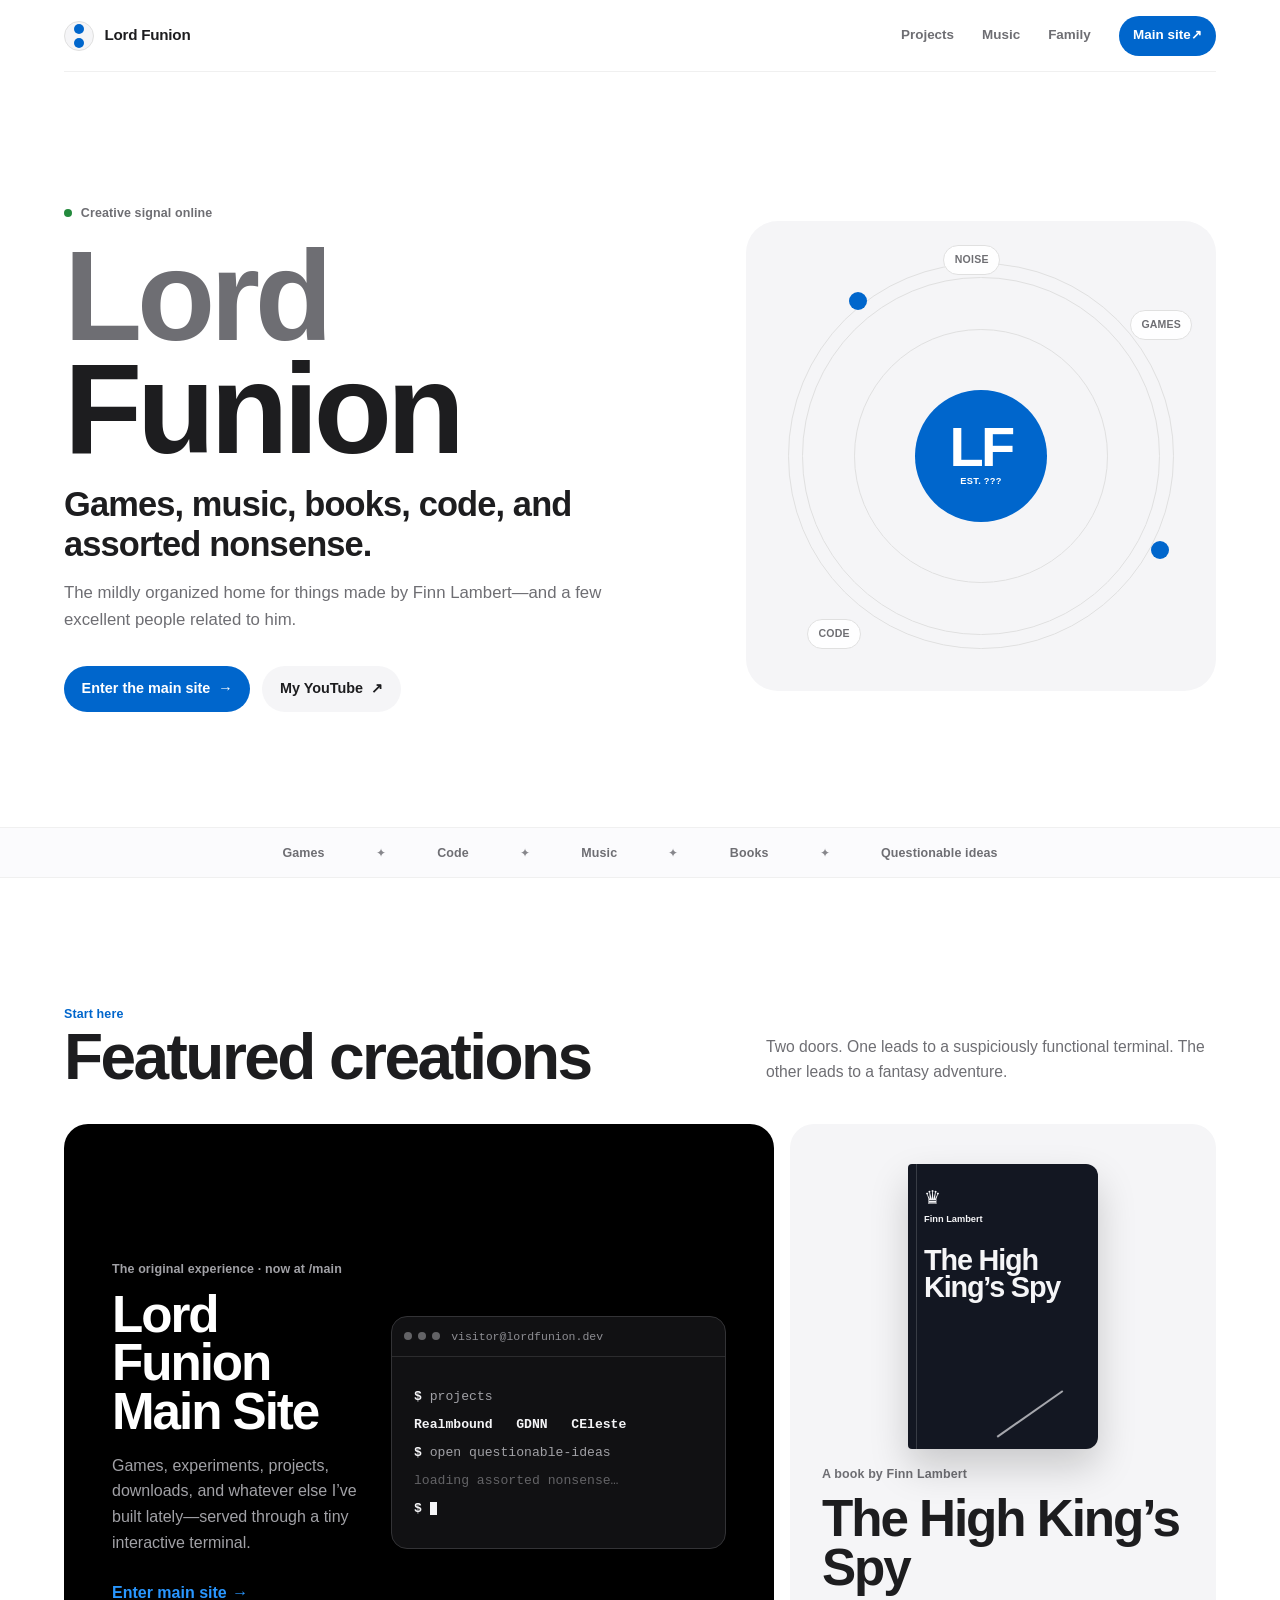
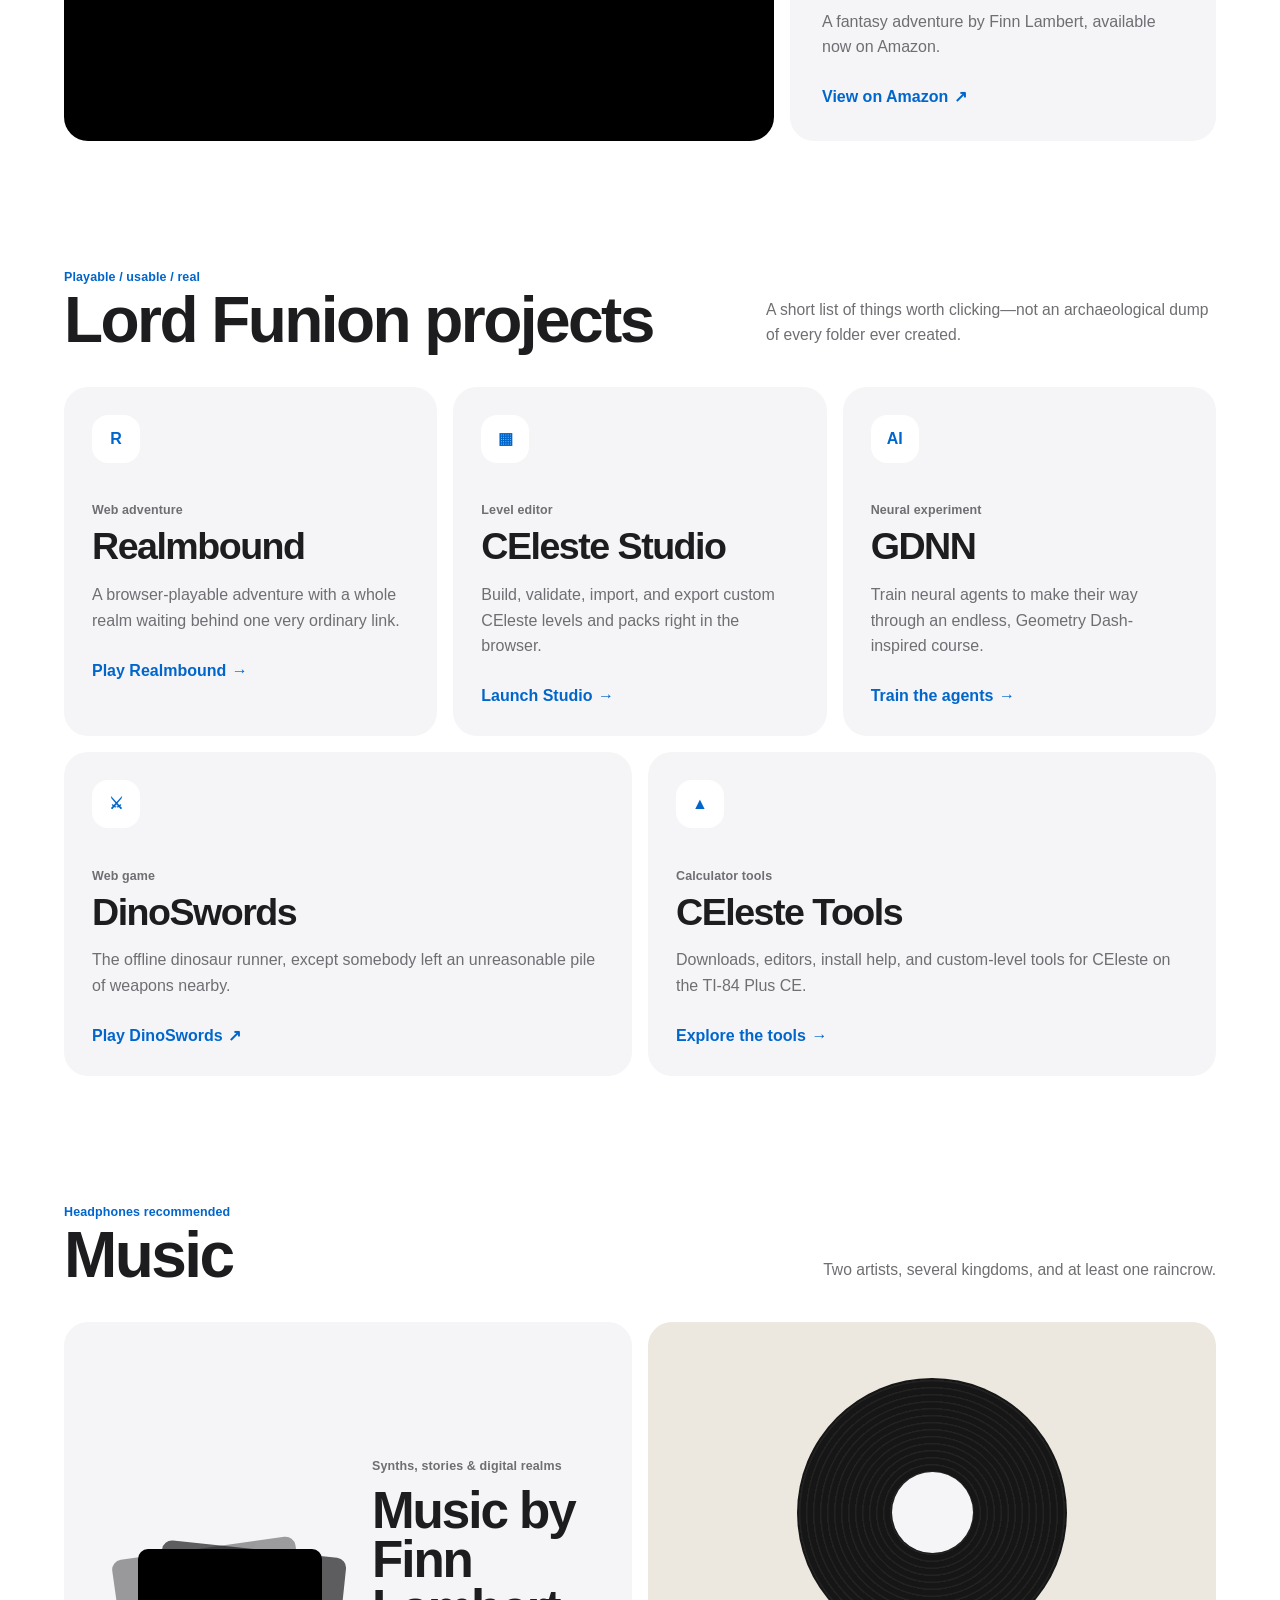
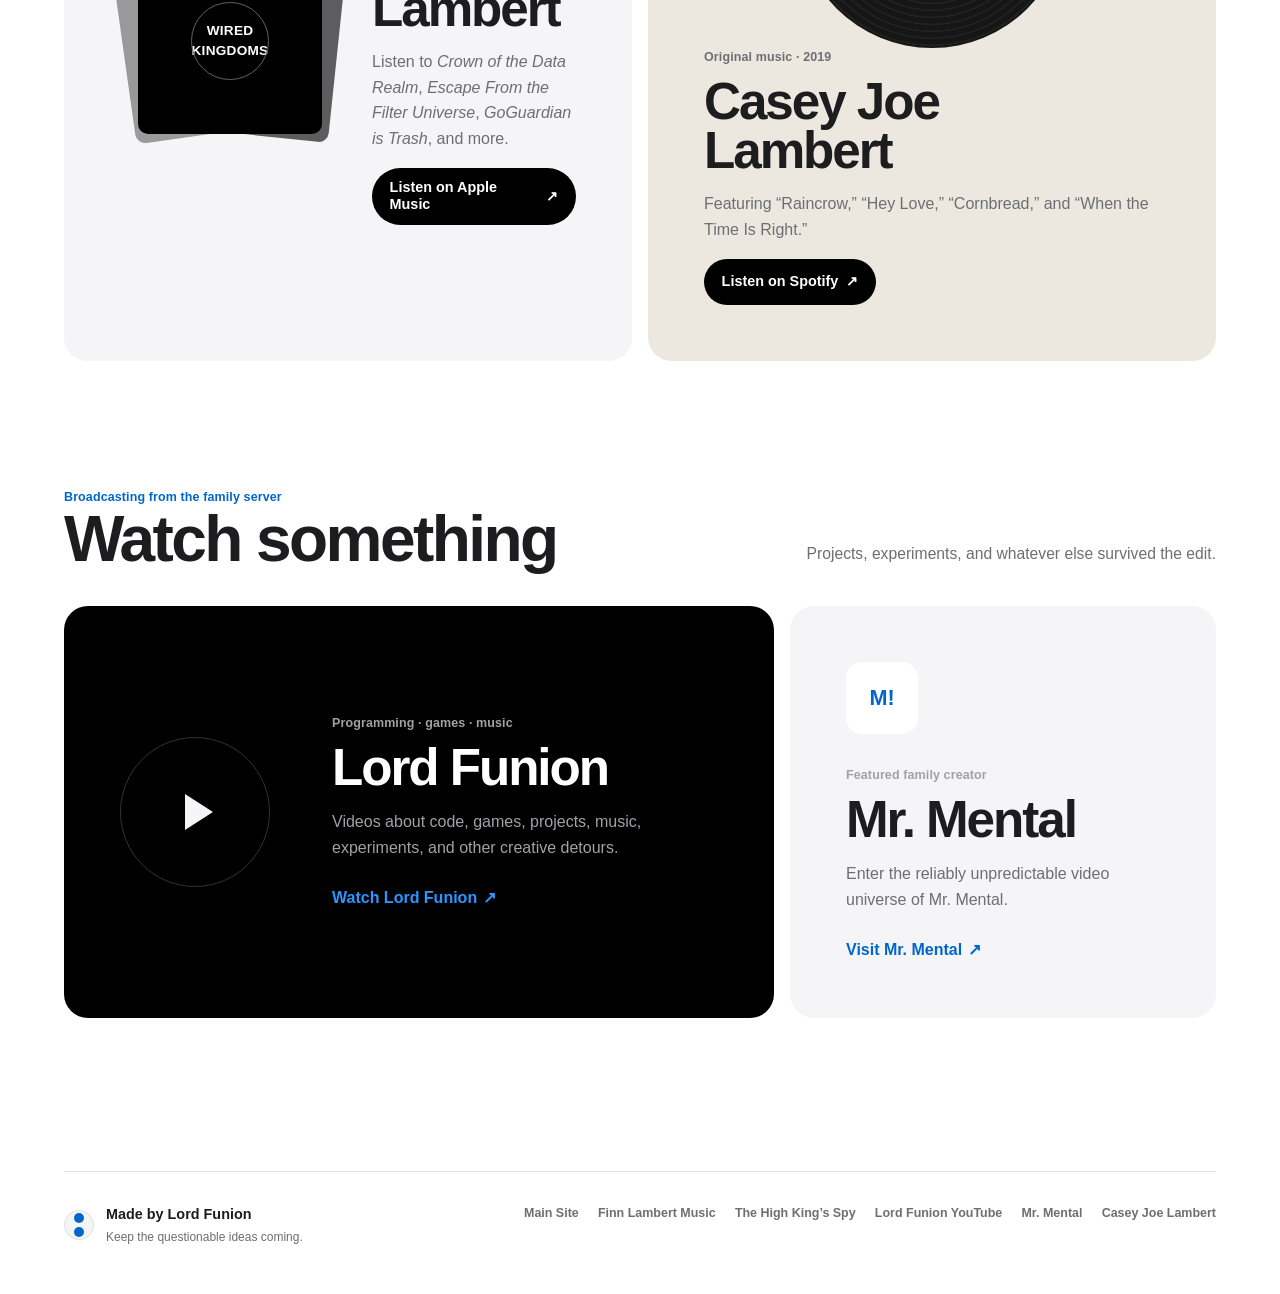
<file: index.html>
<!DOCTYPE html>
<html lang="en">
<head>
  <meta charset="utf-8">
  <meta name="viewport" content="width=device-width, initial-scale=1">
  <meta name="description" content="Lord Funion is the creative home of Finn Lambert: games, code, music, books, videos, and assorted family-made nonsense.">
  <meta name="theme-color" content="#ffffff">
  <title>Lord Funion — Games, Music, Books &amp; Projects</title>
  <link rel="canonical" href="https://lordfunion.dev/">
  <meta property="og:type" content="website">
  <meta property="og:site_name" content="Lord Funion">
  <meta property="og:title" content="Lord Funion — Games, Music, Books &amp; Projects">
  <meta property="og:description" content="Games, music, books, code, and assorted nonsense by Finn Lambert and family.">
  <meta property="og:url" content="https://lordfunion.dev/">
  <meta name="twitter:card" content="summary">
  <meta name="twitter:title" content="Lord Funion — Games, Music, Books &amp; Projects">
  <meta name="twitter:description" content="Games, music, books, code, and assorted nonsense by Finn Lambert and family.">
  <link rel="icon" href="data:image/svg+xml,%3Csvg xmlns='http://www.w3.org/2000/svg' viewBox='0 0 64 64'%3E%3Crect rx='14' width='64' height='64' fill='%23f5f5f7'/%3E%3Ccircle cx='32' cy='32' r='18' fill='%230066cc'/%3E%3C/svg%3E">
  <link rel="stylesheet" href="/hub.css?v=20260822-apple">
</head>
<body>
  <a class="skip-link" href="#content">Skip to creations</a>

  <div class="page-shell">
    <header class="site-header" aria-label="Lord Funion hub header">
      <a class="brand" href="/" aria-label="Lord Funion home">
        <span class="brand-mark" aria-hidden="true"><i></i></span>
        <span>Lord Funion</span>
      </a>
      <nav class="site-nav" aria-label="Hub navigation">
        <a href="#projects">Projects</a>
        <a href="#music">Music</a>
        <a href="#family">Family</a>
        <a class="nav-main" href="/main">Main site <span aria-hidden="true">↗</span></a>
      </nav>
    </header>

    <main id="content">
      <section class="hero" aria-labelledby="hero-title">
        <div class="hero-copy">
          <p class="signal"><span aria-hidden="true"></span> Creative signal online</p>
          <h1 id="hero-title"><span>Lord</span> Funion</h1>
          <p class="hero-lede">Games, music, books, code, and assorted nonsense.</p>
          <p class="hero-note">The mildly organized home for things made by Finn Lambert—and a few excellent people related to him.</p>
          <div class="hero-actions">
            <a class="button button-primary" href="/main">Enter the main site <span aria-hidden="true">→</span></a>
            <a class="button button-ghost" href="https://www.youtube.com/@Lord_Funion" target="_blank" rel="noopener noreferrer">My YouTube <span aria-hidden="true">↗</span></a>
          </div>
        </div>

        <div class="hero-art" aria-hidden="true">
          <div class="orbit orbit-one"></div>
          <div class="orbit orbit-two"></div>
          <div class="orbit orbit-three"></div>
          <div class="hero-core">
            <span>LF</span>
            <small>EST. ???</small>
          </div>
          <span class="orbit-dot dot-one"></span>
          <span class="orbit-dot dot-two"></span>
          <span class="orbit-label label-games">GAMES</span>
          <span class="orbit-label label-code">CODE</span>
          <span class="orbit-label label-noise">NOISE</span>
        </div>
      </section>

      <div class="ticker" role="note" aria-label="Games, code, music, books, questionable ideas">
        <div><span>Games</span><b>✦</b><span>Code</span><b>✦</b><span>Music</span><b>✦</b><span>Books</span><b>✦</b><span>Questionable ideas</span></div>
      </div>

      <section class="section featured" aria-labelledby="featured-title">
        <div class="section-heading">
          <div><p class="eyebrow">Start here</p><h2 id="featured-title">Featured creations</h2></div>
          <p>Two doors. One leads to a suspiciously functional terminal. The other leads to a fantasy adventure.</p>
        </div>

        <div class="featured-grid">
          <article class="feature-card main-site-card">
            <div class="card-copy">
              <p class="card-kicker">The original experience · now at /main</p>
              <h3>Lord Funion<br>Main Site</h3>
              <p>Games, experiments, projects, downloads, and whatever else I’ve built lately—served through a tiny interactive terminal.</p>
              <a class="text-link light-link" href="/main">Enter main site <span aria-hidden="true">→</span></a>
            </div>
            <div class="terminal-preview" aria-hidden="true">
              <div class="terminal-top"><i></i><i></i><i></i><span>visitor@lordfunion.dev</span></div>
              <div class="terminal-lines">
                <p><b>$</b> projects</p>
                <p class="terminal-bright">Realmbound&nbsp;&nbsp; GDNN&nbsp;&nbsp; CEleste</p>
                <p><b>$</b> open questionable-ideas</p>
                <p class="terminal-dim">loading assorted nonsense…</p>
                <p><b>$</b> <span class="cursor"></span></p>
              </div>
            </div>
          </article>

          <article class="feature-card book-card">
            <div class="book-wrap" aria-hidden="true">
              <div class="book-cover"><span class="book-crown">♛</span><small>Finn Lambert</small><strong>The High<br>King’s Spy</strong><i></i></div>
            </div>
            <div class="book-copy">
              <p class="card-kicker">A book by Finn Lambert</p>
              <h3>The High King’s Spy</h3>
              <p>A fantasy adventure by Finn Lambert, available now on Amazon.</p>
              <a class="text-link" href="https://www.amazon.com/High-Kings-Spy-Finn-Lambert/dp/B0HF721H87" target="_blank" rel="noopener noreferrer">View on Amazon <span aria-hidden="true">↗</span></a>
            </div>
          </article>
        </div>
      </section>

      <section class="section projects" id="projects" aria-labelledby="projects-title">
        <div class="section-heading">
          <div><p class="eyebrow">Playable / usable / real</p><h2 id="projects-title">Lord Funion projects</h2></div>
          <p>A short list of things worth clicking—not an archaeological dump of every folder ever created.</p>
        </div>

        <div class="project-grid">
          <article class="project-card project-realm">
            <div class="project-icon" aria-hidden="true"><span>R</span></div>
            <p class="project-type">Web adventure</p><h3>Realmbound</h3>
            <p>A browser-playable adventure with a whole realm waiting behind one very ordinary link.</p>
            <a href="/realmbound/">Play Realmbound <span aria-hidden="true">→</span></a>
          </article>
          <article class="project-card project-studio">
            <div class="project-icon" aria-hidden="true"><span>▦</span></div>
            <p class="project-type">Level editor</p><h3>CEleste Studio</h3>
            <p>Build, validate, import, and export custom CEleste levels and packs right in the browser.</p>
            <a href="/CEleste-Studio/">Launch Studio <span aria-hidden="true">→</span></a>
          </article>
          <article class="project-card project-gdnn">
            <div class="project-icon" aria-hidden="true"><span>AI</span></div>
            <p class="project-type">Neural experiment</p><h3>GDNN</h3>
            <p>Train neural agents to make their way through an endless, Geometry Dash-inspired course.</p>
            <a href="/GDNN/">Train the agents <span aria-hidden="true">→</span></a>
          </article>
          <article class="project-card project-dino">
            <div class="project-icon" aria-hidden="true"><span>⚔</span></div>
            <p class="project-type">Web game</p><h3>DinoSwords</h3>
            <p>The offline dinosaur runner, except somebody left an unreasonable pile of weapons nearby.</p>
            <a href="https://dinoswords.lordfunion.dev/" target="_blank" rel="noopener noreferrer">Play DinoSwords <span aria-hidden="true">↗</span></a>
          </article>
          <article class="project-card project-celeste">
            <div class="project-icon" aria-hidden="true"><span>▲</span></div>
            <p class="project-type">Calculator tools</p><h3>CEleste Tools</h3>
            <p>Downloads, editors, install help, and custom-level tools for CEleste on the TI-84 Plus CE.</p>
            <a href="/celeste/">Explore the tools <span aria-hidden="true">→</span></a>
          </article>
        </div>
      </section>

      <section class="section music" id="music" aria-labelledby="music-title">
        <div class="section-heading">
          <div><p class="eyebrow">Headphones recommended</p><h2 id="music-title">Music</h2></div>
          <p>Two artists, several kingdoms, and at least one raincrow.</p>
        </div>

        <div class="music-grid">
          <article class="music-card finn-card">
            <div class="album-stack" aria-hidden="true">
              <div class="album album-back"><span>ESCAPE</span></div>
              <div class="album album-middle"><span>DATA<br>REALM</span></div>
              <div class="album album-front"><span>WIRED<br>KINGDOMS</span><i></i></div>
            </div>
            <div class="music-copy">
              <p class="card-kicker">Synths, stories &amp; digital realms</p>
              <h3>Music by<br>Finn Lambert</h3>
              <p>Listen to <cite>Crown of the Data Realm</cite>, <cite>Escape From the Filter Universe</cite>, <cite>GoGuardian is Trash</cite>, and more.</p>
              <a class="button button-dark" href="https://music.apple.com/us/artist/finn-lambert/1816369039" target="_blank" rel="noopener noreferrer">Listen on Apple Music <span aria-hidden="true">↗</span></a>
            </div>
          </article>

          <article class="music-card casey-card">
            <div class="record" aria-hidden="true"><span></span></div>
            <div class="music-copy">
              <p class="card-kicker">Original music · 2019</p>
              <h3>Casey Joe<br>Lambert</h3>
              <p>Featuring “Raincrow,” “Hey Love,” “Cornbread,” and “When the Time Is Right.”</p>
              <a class="button button-dark" href="https://open.spotify.com/album/73EzkH335KTXuMoUBap91t" target="_blank" rel="noopener noreferrer">Listen on Spotify <span aria-hidden="true">↗</span></a>
            </div>
          </article>
        </div>
      </section>

      <section class="section video" id="family" aria-labelledby="video-title">
        <div class="section-heading">
          <div><p class="eyebrow">Broadcasting from the family server</p><h2 id="video-title">Watch something</h2></div>
          <p>Projects, experiments, and whatever else survived the edit.</p>
        </div>

        <div class="video-grid">
          <article class="video-card lord-video">
            <div class="play-mark" aria-hidden="true"><span></span></div>
            <div><p class="card-kicker">Programming · games · music</p><h3>Lord Funion</h3><p>Videos about code, games, projects, music, experiments, and other creative detours.</p><a class="text-link light-link" href="https://www.youtube.com/@Lord_Funion" target="_blank" rel="noopener noreferrer">Watch Lord Funion <span aria-hidden="true">↗</span></a></div>
          </article>
          <article class="video-card mental-video">
            <div class="mental-mark" aria-hidden="true"><span>M!</span></div>
            <div><p class="card-kicker">Featured family creator</p><h3>Mr. Mental</h3><p>Enter the reliably unpredictable video universe of Mr. Mental.</p><a class="text-link" href="https://www.youtube.com/@Mr.Mentalforreal" target="_blank" rel="noopener noreferrer">Visit Mr. Mental <span aria-hidden="true">↗</span></a></div>
          </article>
        </div>
      </section>
    </main>

    <footer class="site-footer">
      <div class="footer-brand"><span class="brand-mark" aria-hidden="true"><i></i></span><div><strong>Made by Lord Funion</strong><small>Keep the questionable ideas coming.</small></div></div>
      <nav aria-label="Footer navigation">
        <a href="/main">Main Site</a>
        <a href="https://music.apple.com/us/artist/finn-lambert/1816369039" target="_blank" rel="noopener noreferrer">Finn Lambert Music</a>
        <a href="https://www.amazon.com/High-Kings-Spy-Finn-Lambert/dp/B0HF721H87" target="_blank" rel="noopener noreferrer">The High King’s Spy</a>
        <a href="https://www.youtube.com/@Lord_Funion" target="_blank" rel="noopener noreferrer">Lord Funion YouTube</a>
        <a href="https://www.youtube.com/@Mr.Mentalforreal" target="_blank" rel="noopener noreferrer">Mr. Mental</a>
        <a href="https://open.spotify.com/album/73EzkH335KTXuMoUBap91t" target="_blank" rel="noopener noreferrer">Casey Joe Lambert</a>
      </nav>
    </footer>
  </div>
</body>
</html>
</file>
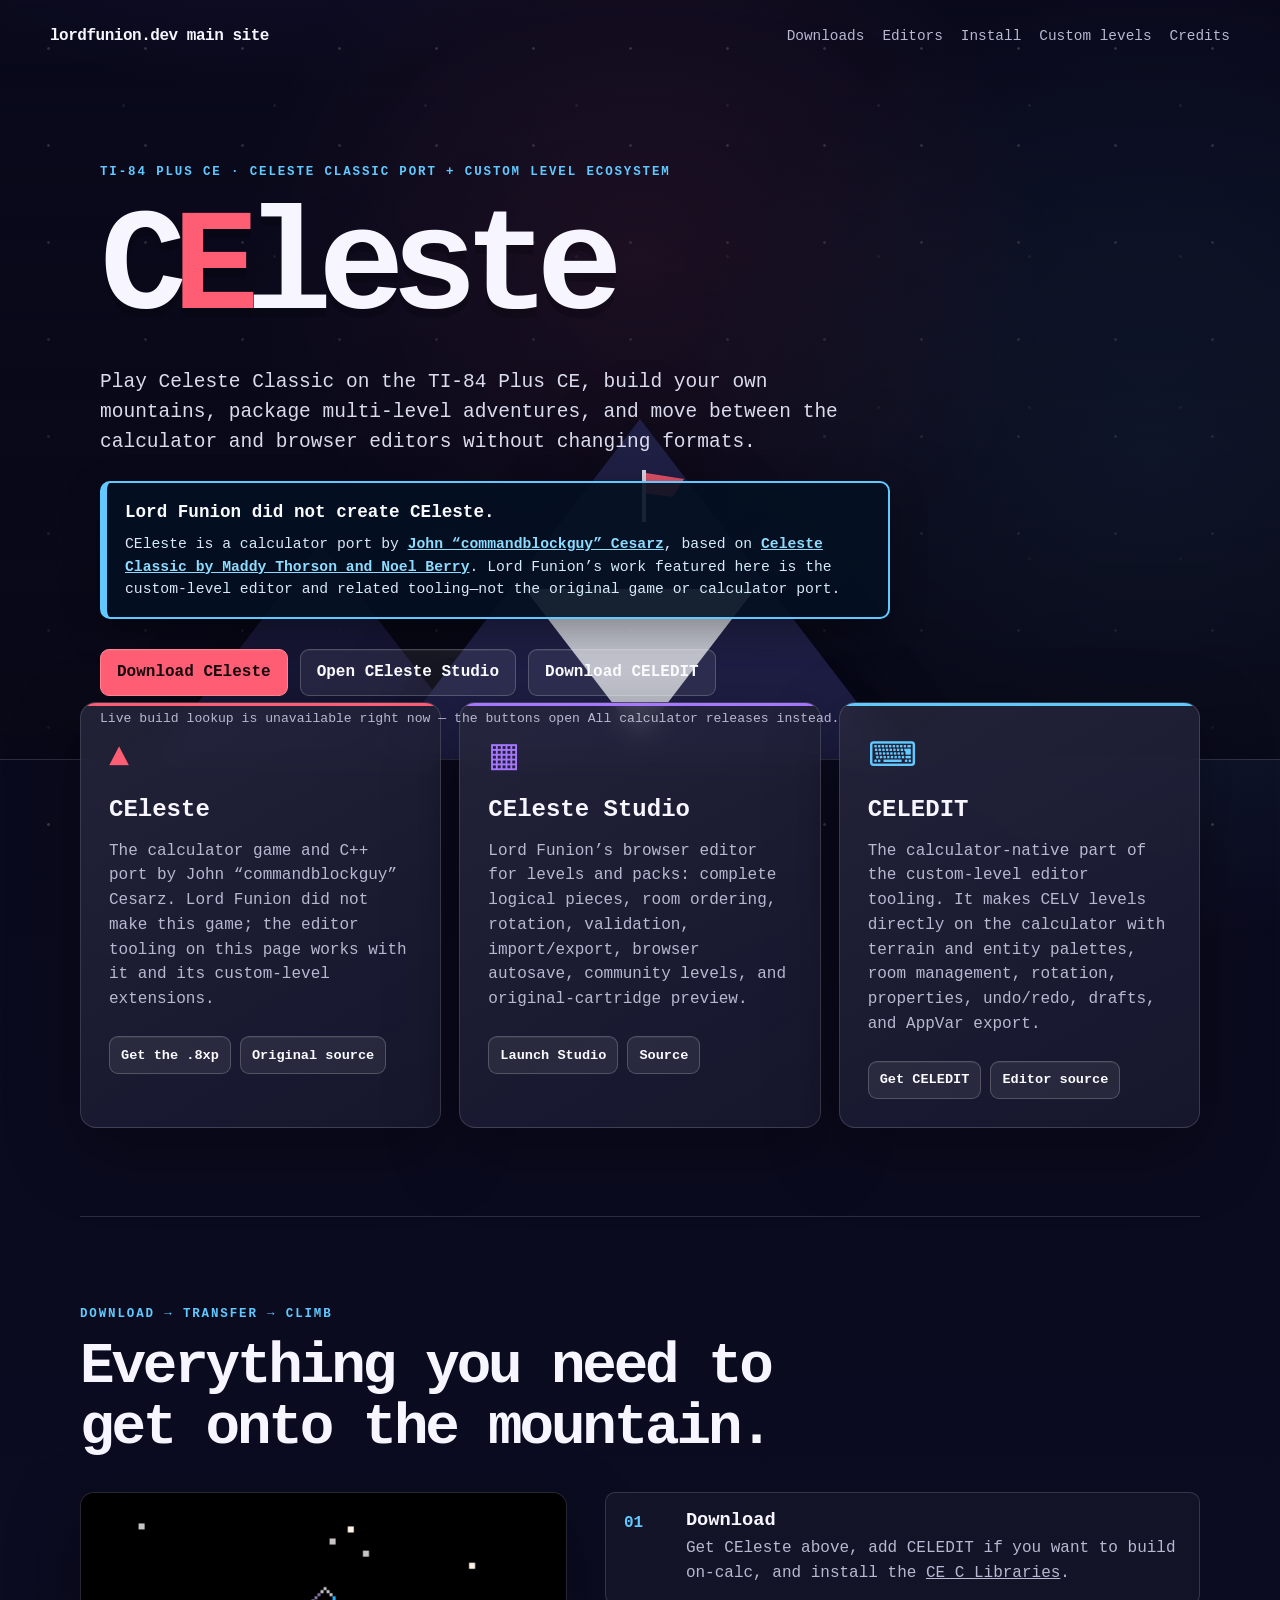
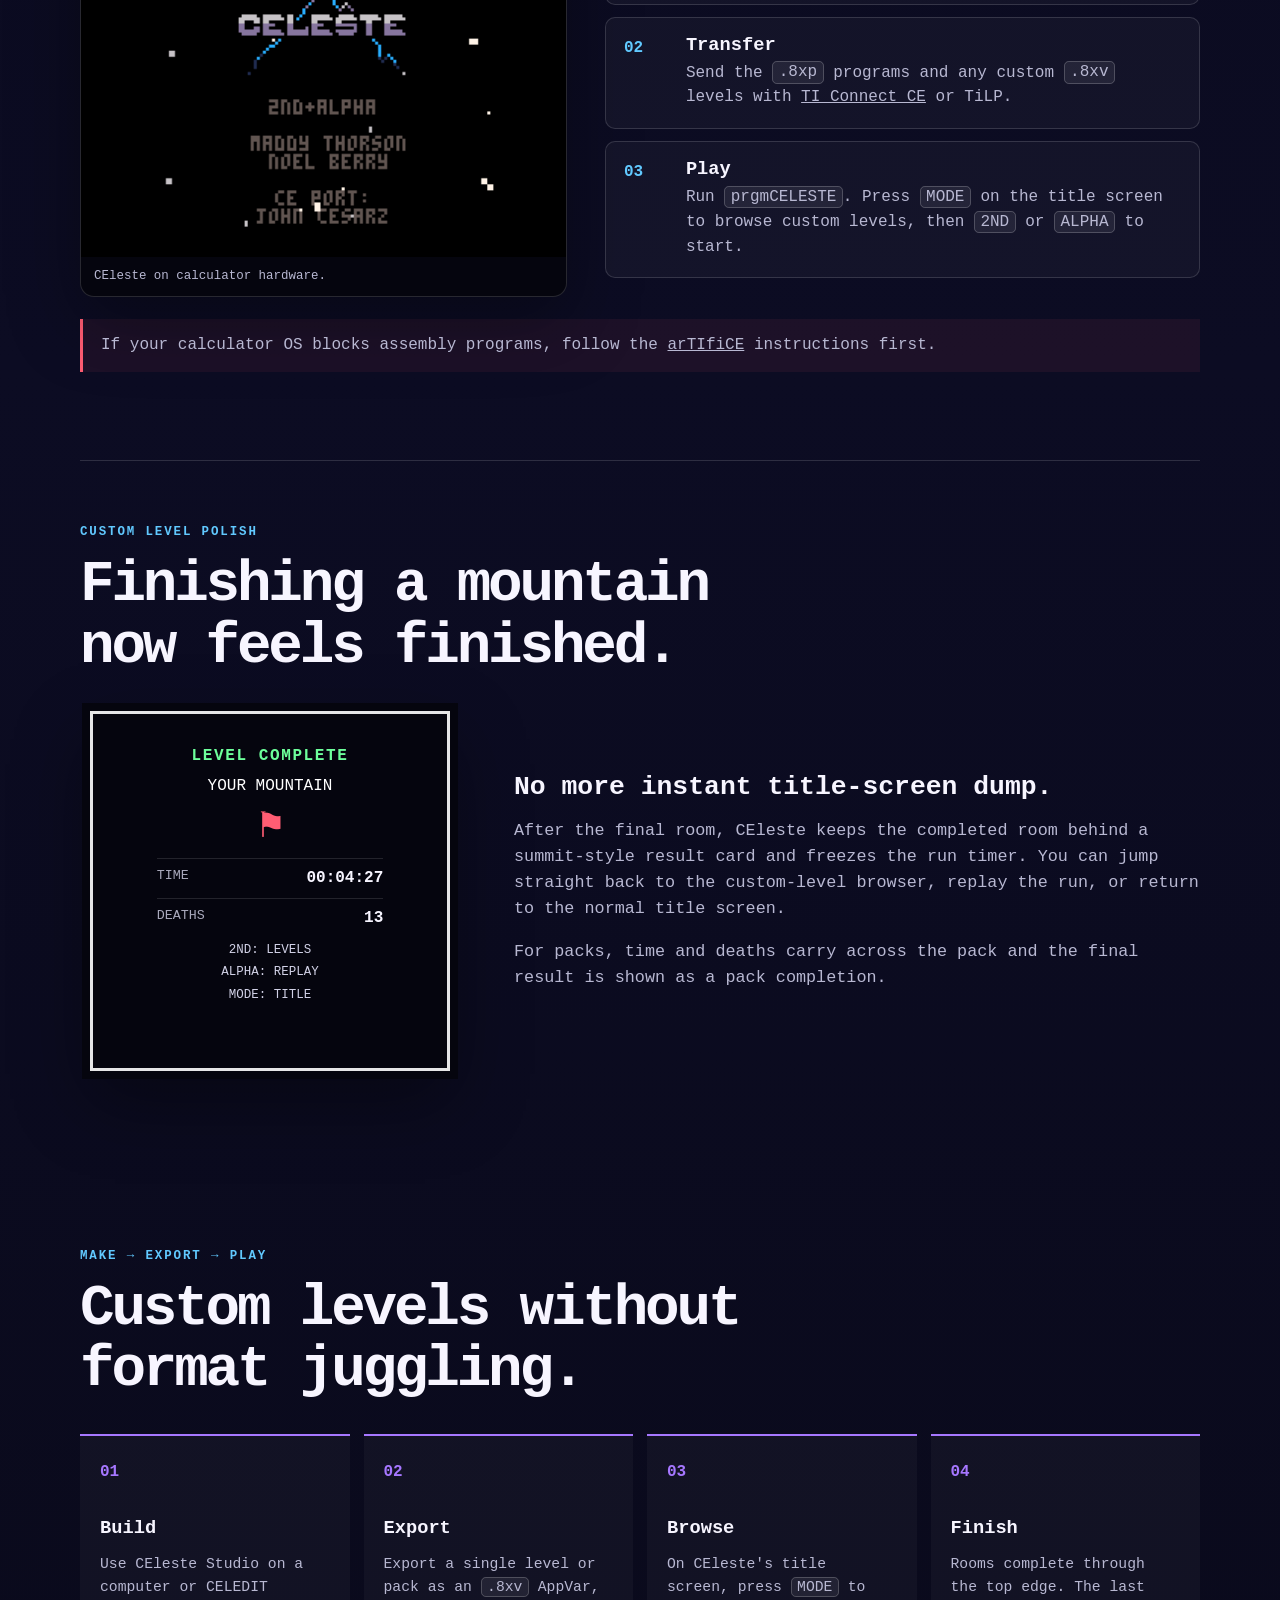
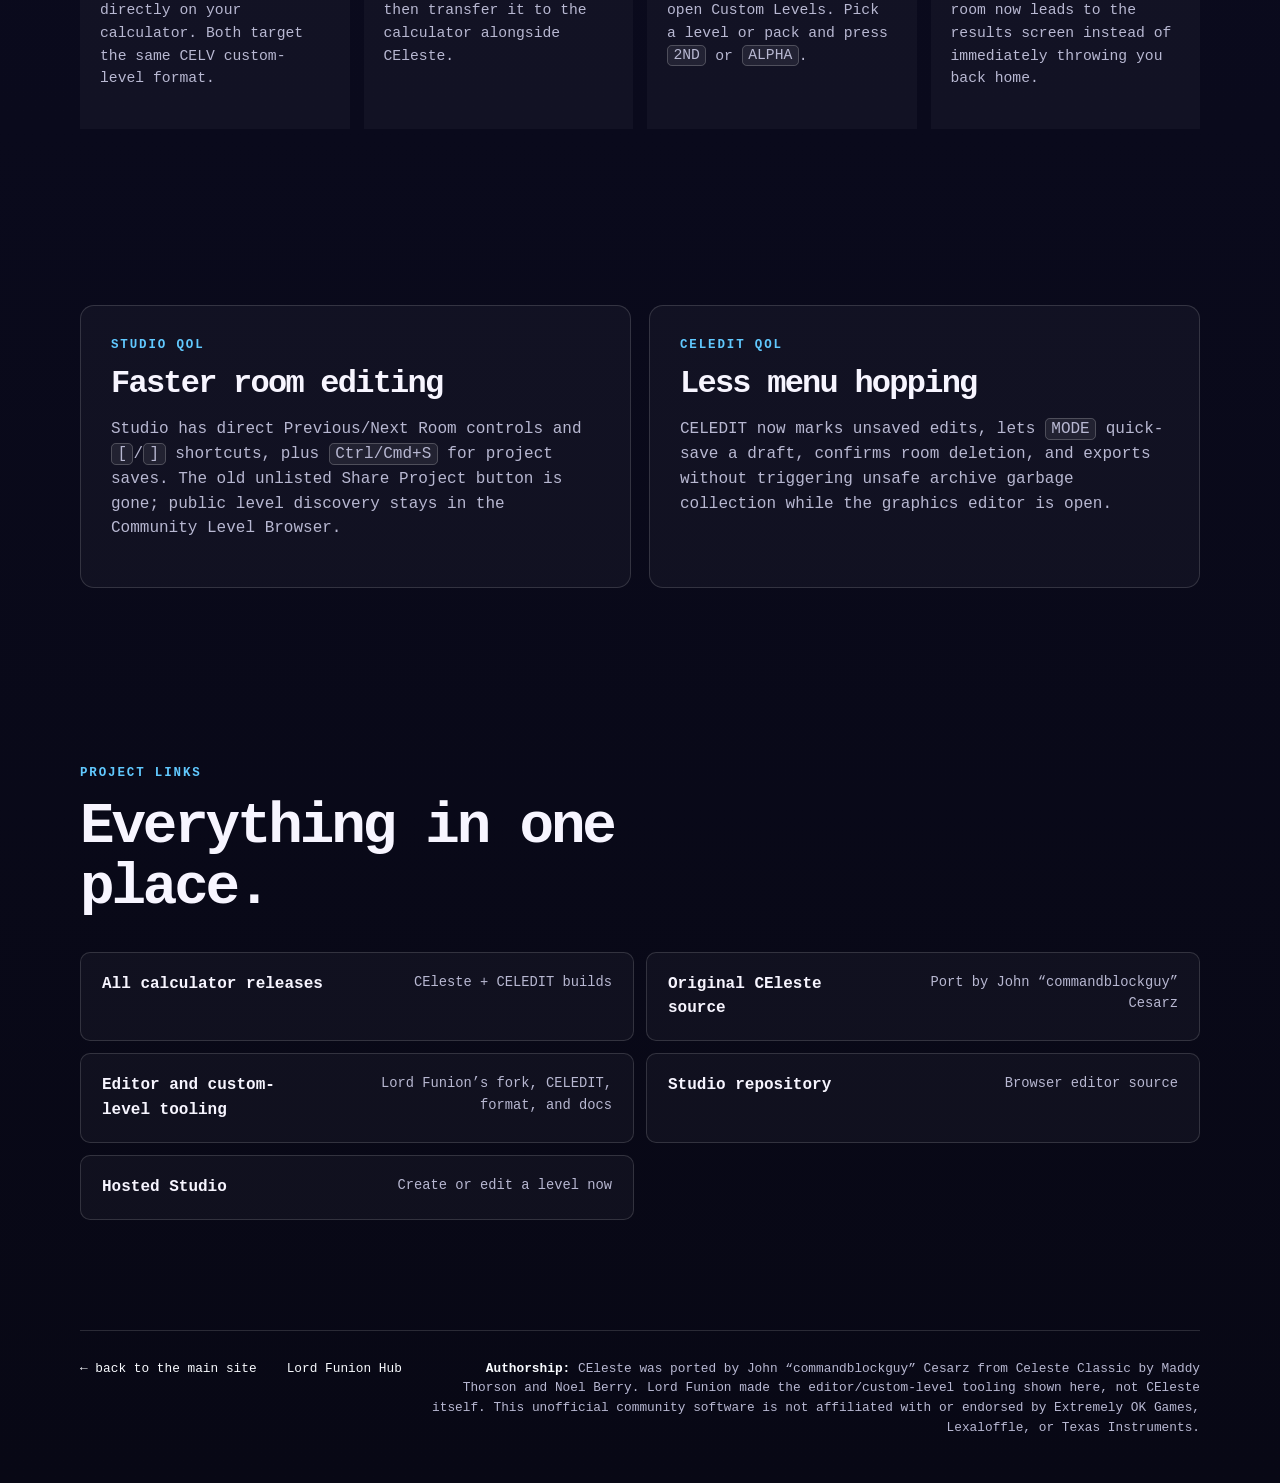
<file: celeste/index.html>
<!DOCTYPE html>
<html lang="en">
<head>
  <meta charset="utf-8">
  <meta name="viewport" content="width=device-width,initial-scale=1">
  <meta name="description" content="CEleste for TI-84 Plus CE: download the game, CEleste Studio, CELEDIT, and learn how custom levels work.">
  <title>CEleste downloads and editor tools · lordfunion.dev</title>
  <link rel="stylesheet" href="styles.css?v=20260814-attribution">
</head>
<body>
  <div class="snow" aria-hidden="true"></div>
  <header class="hero">
    <nav class="nav">
      <a class="brand" href="/main">lordfunion.dev main site</a>
      <div class="nav-links">
        <a href="#downloads">Downloads</a>
        <a href="#editors">Editors</a>
        <a href="#install">Install</a>
        <a href="#custom-levels">Custom levels</a>
        <a href="#credits">Credits</a>
      </div>
    </nav>

    <div class="hero-copy">
      <p class="eyebrow">TI-84 PLUS CE · CELESTE CLASSIC PORT + CUSTOM LEVEL ECOSYSTEM</p>
      <h1>C<span>E</span>leste</h1>
      <p class="lead">Play Celeste Classic on the TI-84 Plus CE, build your own mountains, package multi-level adventures, and move between the calculator and browser editors without changing formats.</p>
      <aside class="authorship-note" id="credits" aria-label="CEleste authorship">
        <strong>Lord Funion did not create CEleste.</strong>
        <p>CEleste is a calculator port by <a href="https://github.com/commandblockguy/CEleste">John “commandblockguy” Cesarz</a>, based on <a href="https://mattmakesgames.itch.io/celesteclassic">Celeste Classic by Maddy Thorson and Noel Berry</a>. Lord Funion’s work featured here is the custom-level editor and related tooling—not the original game or calculator port.</p>
      </aside>
      <div class="hero-actions" id="downloads">
        <a id="gameDownload" class="button primary" href="https://github.com/Lord-Funion/CEleste/releases">Download CEleste</a>
        <a class="button" href="/CEleste-Studio/">Open CEleste Studio</a>
        <a id="celeditDownload" class="button" href="https://github.com/Lord-Funion/CEleste/releases">Download CELEDIT</a>
      </div>
      <p id="releaseStatus" class="release-status">Checking the newest calculator builds…</p>
    </div>

    <div class="mountain" aria-hidden="true">
      <div class="peak peak-back"></div>
      <div class="peak peak-front"></div>
      <div class="flag"></div>
    </div>
  </header>

  <main>
    <section class="section intro-grid">
      <article class="feature-card accent-red">
        <div class="icon">▲</div>
        <h2>CEleste</h2>
        <p>The calculator game and C++ port by John “commandblockguy” Cesarz. Lord Funion did not make this game; the editor tooling on this page works with it and its custom-level extensions.</p>
        <div class="card-actions">
          <a id="gameDownloadCard" href="https://github.com/Lord-Funion/CEleste/releases">Get the .8xp</a>
          <a href="https://github.com/commandblockguy/CEleste">Original source</a>
        </div>
      </article>

      <article class="feature-card accent-purple" id="editors">
        <div class="icon">▦</div>
        <h2>CEleste Studio</h2>
        <p>Lord Funion’s browser editor for levels and packs: complete logical pieces, room ordering, rotation, validation, import/export, browser autosave, community levels, and original-cartridge preview.</p>
        <div class="card-actions">
          <a href="/CEleste-Studio/">Launch Studio</a>
          <a href="https://github.com/Lord-Funion/CEleste-Studio">Source</a>
        </div>
      </article>

      <article class="feature-card accent-blue">
        <div class="icon">⌨</div>
        <h2>CELEDIT</h2>
        <p>The calculator-native part of the custom-level editor tooling. It makes CELV levels directly on the calculator with terrain and entity palettes, room management, rotation, properties, undo/redo, drafts, and AppVar export.</p>
        <div class="card-actions">
          <a id="celeditDownloadCard" href="https://github.com/Lord-Funion/CEleste/releases">Get CELEDIT</a>
          <a href="https://github.com/Lord-Funion/CEleste/tree/master/tools/calculator-editor">Editor source</a>
        </div>
      </article>
    </section>

    <section class="section install-section" id="install">
      <div class="section-heading">
        <p class="eyebrow">DOWNLOAD → TRANSFER → CLIMB</p>
        <h2>Everything you need to get onto the mountain.</h2>
      </div>
      <div class="install-grid">
        <figure class="calculator-shot">
          <img src="screenshot.png" width="640" height="480" alt="CEleste running on a TI-84 Plus CE calculator">
          <figcaption>CEleste on calculator hardware.</figcaption>
        </figure>
        <ol class="install-steps">
          <li><span>01</span><div><h3>Download</h3><p>Get CEleste above, add CELEDIT if you want to build on-calc, and install the <a href="https://tiny.cc/clibs">CE C Libraries</a>.</p></div></li>
          <li><span>02</span><div><h3>Transfer</h3><p>Send the <code>.8xp</code> programs and any custom <code>.8xv</code> levels with <a href="https://education.ti.com/en/products/computer-software/ti-connect-ce-sw">TI Connect CE</a> or TiLP.</p></div></li>
          <li><span>03</span><div><h3>Play</h3><p>Run <code>prgmCELESTE</code>. Press <kbd>MODE</kbd> on the title screen to browse custom levels, then <kbd>2ND</kbd> or <kbd>ALPHA</kbd> to start.</p></div></li>
        </ol>
      </div>
      <p class="install-note">If your calculator OS blocks assembly programs, follow the <a href="https://yvantt.github.io/arTIfiCE/">arTIfiCE</a> instructions first.</p>
    </section>

    <section class="section completion-section">
      <div class="section-heading">
        <p class="eyebrow">CUSTOM LEVEL POLISH</p>
        <h2>Finishing a mountain now feels finished.</h2>
      </div>
      <div class="completion-demo" role="group" aria-label="Example of the custom level completion flow">
        <div class="result-panel">
          <strong>LEVEL COMPLETE</strong>
          <span class="result-title">YOUR MOUNTAIN</span>
          <span class="tiny-flag">⚑</span>
          <div><small>TIME</small><b>00:04:27</b></div>
          <div><small>DEATHS</small><b>13</b></div>
          <p>2ND: LEVELS</p>
          <p>ALPHA: REPLAY</p>
          <p>MODE: TITLE</p>
        </div>
        <div class="completion-copy">
          <h3>No more instant title-screen dump.</h3>
          <p>After the final room, CEleste keeps the completed room behind a summit-style result card and freezes the run timer. You can jump straight back to the custom-level browser, replay the run, or return to the normal title screen.</p>
          <p>For packs, time and deaths carry across the pack and the final result is shown as a pack completion.</p>
        </div>
      </div>
    </section>

    <section class="section" id="custom-levels">
      <div class="section-heading">
        <p class="eyebrow">MAKE → EXPORT → PLAY</p>
        <h2>Custom levels without format juggling.</h2>
      </div>
      <div class="steps">
        <article><span>01</span><h3>Build</h3><p>Use CEleste Studio on a computer or CELEDIT directly on your calculator. Both target the same CELV custom-level format.</p></article>
        <article><span>02</span><h3>Export</h3><p>Export a single level or pack as an <code>.8xv</code> AppVar, then transfer it to the calculator alongside CEleste.</p></article>
        <article><span>03</span><h3>Browse</h3><p>On CEleste's title screen, press <kbd>MODE</kbd> to open Custom Levels. Pick a level or pack and press <kbd>2ND</kbd> or <kbd>ALPHA</kbd>.</p></article>
        <article><span>04</span><h3>Finish</h3><p>Rooms complete through the top edge. The last room now leads to the results screen instead of immediately throwing you back home.</p></article>
      </div>
    </section>

    <section class="section details-grid">
      <article>
        <p class="eyebrow">STUDIO QOL</p>
        <h2>Faster room editing</h2>
        <p>Studio has direct Previous/Next Room controls and <kbd>[</kbd>/<kbd>]</kbd> shortcuts, plus <kbd>Ctrl/Cmd+S</kbd> for project saves. The old unlisted Share Project button is gone; public level discovery stays in the Community Level Browser.</p>
      </article>
      <article>
        <p class="eyebrow">CELEDIT QOL</p>
        <h2>Less menu hopping</h2>
        <p>CELEDIT now marks unsaved edits, lets <kbd>MODE</kbd> quick-save a draft, confirms room deletion, and exports without triggering unsafe archive garbage collection while the graphics editor is open.</p>
      </article>
    </section>

    <section class="section resources">
      <div class="section-heading">
        <p class="eyebrow">PROJECT LINKS</p>
        <h2>Everything in one place.</h2>
      </div>
      <div class="resource-links">
        <a href="https://github.com/Lord-Funion/CEleste/releases"><b>All calculator releases</b><span>CEleste + CELEDIT builds</span></a>
        <a href="https://github.com/commandblockguy/CEleste"><b>Original CEleste source</b><span>Port by John “commandblockguy” Cesarz</span></a>
        <a href="https://github.com/Lord-Funion/CEleste"><b>Editor and custom-level tooling</b><span>Lord Funion’s fork, CELEDIT, format, and docs</span></a>
        <a href="https://github.com/Lord-Funion/CEleste-Studio"><b>Studio repository</b><span>Browser editor source</span></a>
        <a href="/CEleste-Studio/"><b>Hosted Studio</b><span>Create or edit a level now</span></a>
      </div>
    </section>
  </main>

  <footer>
    <a href="/main">← back to the main site</a>
    <a href="/">Lord Funion Hub</a>
    <p><strong>Authorship:</strong> CEleste was ported by John “commandblockguy” Cesarz from Celeste Classic by Maddy Thorson and Noel Berry. Lord Funion made the editor/custom-level tooling shown here, not CEleste itself. This unofficial community software is not affiliated with or endorsed by Extremely OK Games, Lexaloffle, or Texas Instruments.</p>
  </footer>

  <script src="app.js?v=20260814-attribution"></script>
</body>
</html>
</file>
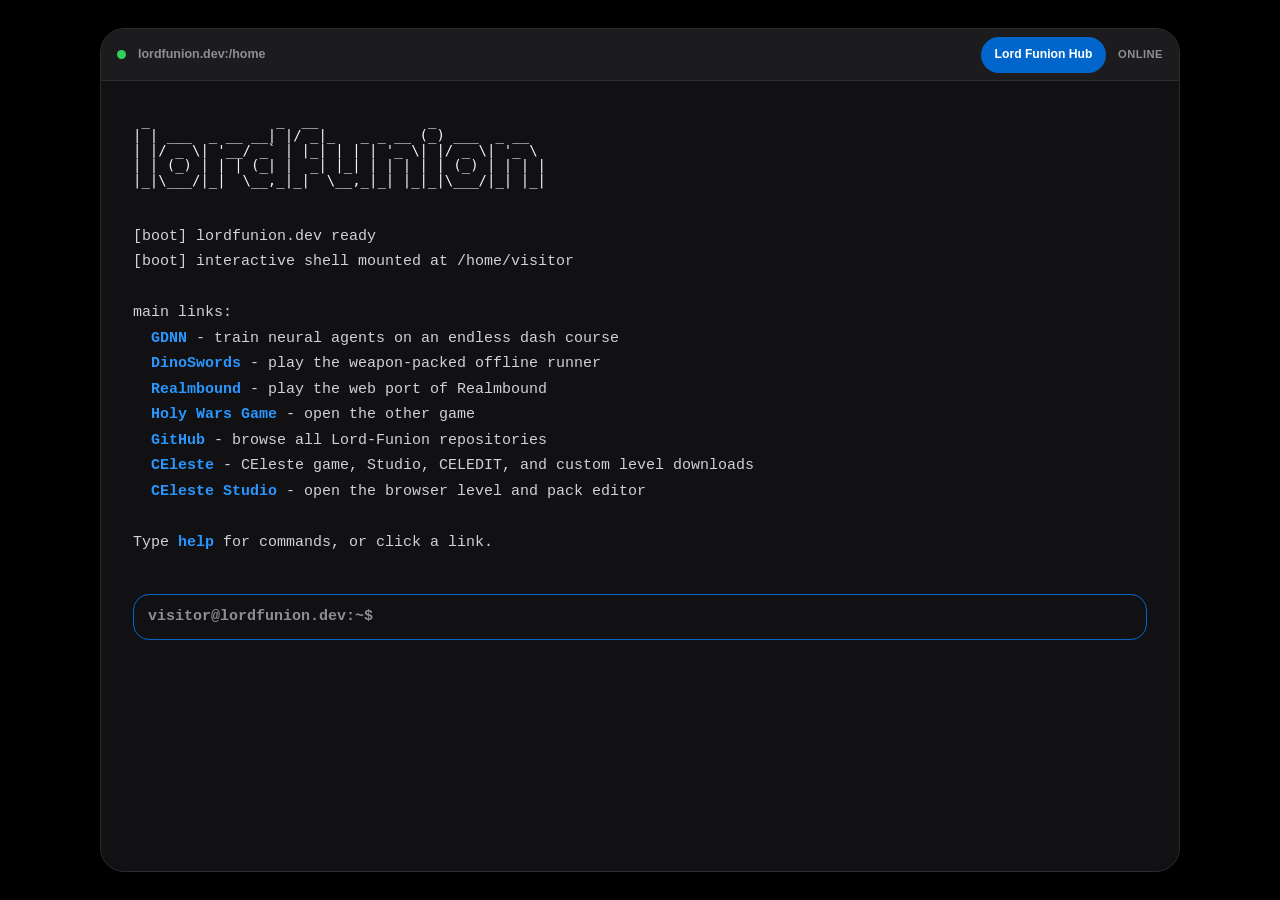
<file: main/index.html>
<!DOCTYPE html>
<html lang="en">
<head>
  <meta charset="utf-8">
  <meta name="viewport" content="width=device-width, initial-scale=1">
  <meta name="description" content="The interactive Lord Funion terminal: games, experiments, downloads, and coding projects by Finn Lambert.">
  <meta name="theme-color" content="#000000">
  <title>Lord Funion Main Site — Games &amp; Projects</title>
  <link rel="canonical" href="https://lordfunion.dev/main">
  <link rel="icon" href="data:image/svg+xml,%3Csvg xmlns='http://www.w3.org/2000/svg' viewBox='0 0 64 64'%3E%3Crect rx='14' width='64' height='64' fill='%23000000'/%3E%3Ccircle cx='32' cy='32' r='18' fill='%230066cc'/%3E%3C/svg%3E">
  <link rel="stylesheet" href="/styles.css?v=20260822-apple">
</head>
<body>
  <main class="terminal-shell" aria-label="lordfunion.dev terminal">
    <section class="terminal-window">
      <div class="terminal-bar">
        <span class="terminal-led" aria-hidden="true"></span>
        <span class="terminal-title">lordfunion.dev:/main</span>
        <a class="hub-return" href="/">Lord Funion Hub</a>
        <span class="terminal-status" aria-hidden="true">ONLINE</span>
      </div>

      <div id="screen" class="terminal-screen" aria-live="polite">
        <pre class="site-logo" aria-hidden="true">
 _               _  __             _
| | ___  _ __ __| |/ _|_   _ _ __ (_) ___  _ __
| |/ _ \| '__/ _` | |_| | | | '_ \| |/ _ \| '_ \
| | (_) | | | (_| |  _| |_| | | | | | (_) | | | |
|_|\___/|_|  \__,_|_|  \__,_|_| |_|_|\___/|_| |_|
        </pre>
        <div id="output" class="terminal-output"></div>
        <form id="prompt-form" class="prompt-line" autocomplete="off">
          <label for="command-input" class="prompt-label">visitor@lordfunion.dev:~$</label>
          <input id="command-input" class="command-input" type="text" spellcheck="false" autocapitalize="none" autofocus>
          <button class="terminal-submit" type="submit">Run command</button>
        </form>
      </div>
    </section>
  </main>

  <noscript>
    <p class="noscript-link">
      JavaScript is required for the terminal.
      <a href="/">Lord Funion Hub</a>
      <a href="/GDNN/">GDNN</a>
      <a href="https://dinoswords.lordfunion.dev/">DinoSwords</a>
      <a href="/realmbound/">Realmbound</a>
      <a href="/HolyWarsGame">Holy Wars Game</a>
      <a href="https://github.com/Lord-Funion">GitHub</a>
      <a href="/celeste/">CEleste</a>
      <a href="/CEleste-Studio/">CEleste Studio</a>
    </p>
  </noscript>

  <script src="/app.js?v=20260815-hub-migration"></script>
</body>
</html>
</file>
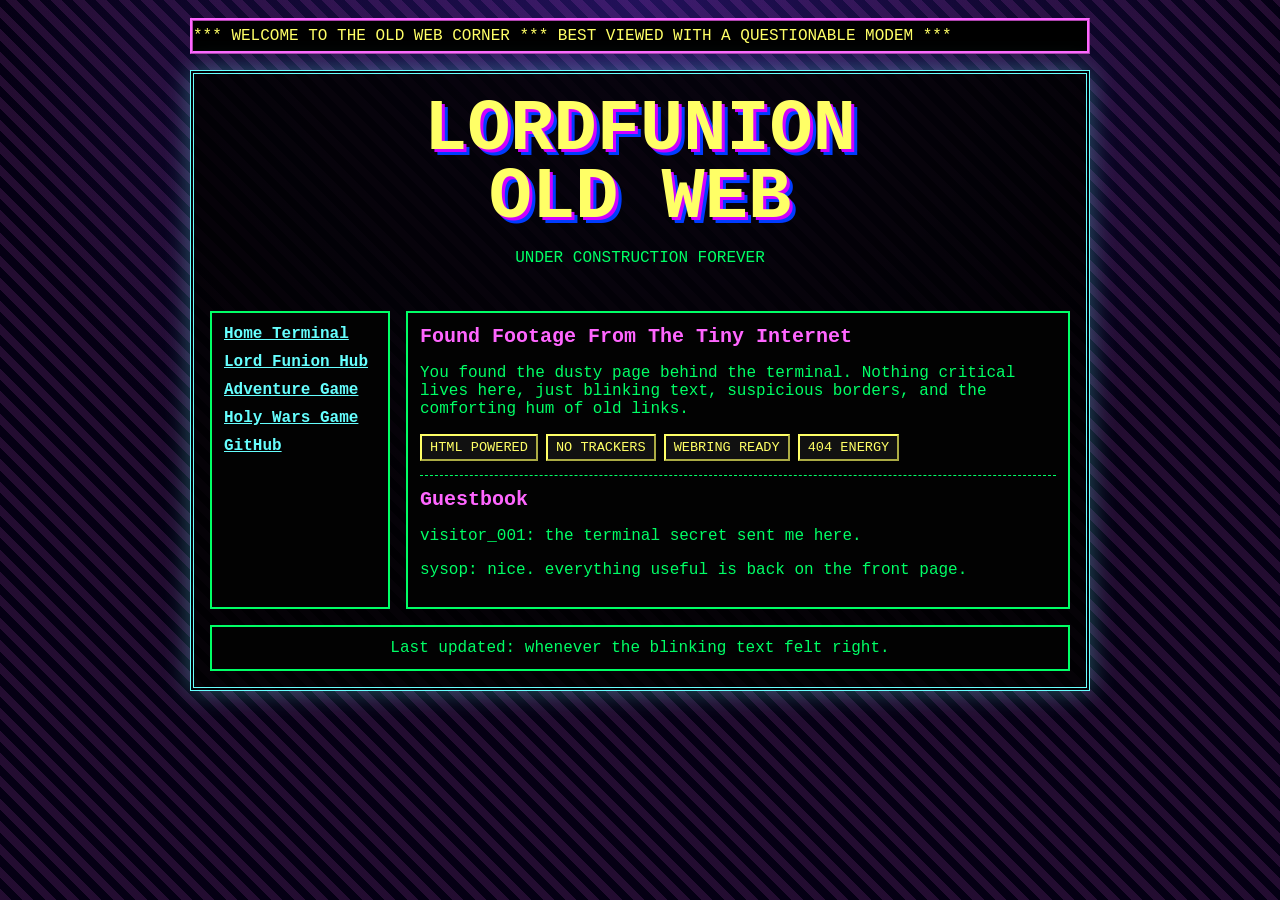
<file: old-web/index.html>
<!DOCTYPE html>
<html lang="en">
<head>
  <meta charset="utf-8">
  <meta name="viewport" content="width=device-width, initial-scale=1">
  <title>lordfunion.dev old web corner</title>
  <style>
    :root {
      color-scheme: dark;
      --ink: #00ff66;
      --hot: #ff66ff;
      --blue: #66ffff;
      --gold: #ffff66;
      --bg: #050014;
    }

    * {
      box-sizing: border-box;
    }

    body {
      min-height: 100vh;
      margin: 0;
      background:
        repeating-linear-gradient(45deg, rgba(255, 102, 255, 0.12) 0 8px, transparent 8px 16px),
        radial-gradient(circle at 50% 0, #22115a, var(--bg) 58%);
      color: var(--ink);
      font-family: "Courier New", Courier, monospace;
    }

    a {
      color: var(--blue);
    }

    a:visited {
      color: var(--hot);
    }

    .page {
      width: min(900px, calc(100% - 24px));
      margin: 0 auto;
      padding: 18px 0 28px;
    }

    .marquee {
      overflow: hidden;
      border: 3px ridge var(--hot);
      background: #000;
      color: var(--gold);
      white-space: nowrap;
    }

    .marquee span {
      display: inline-block;
      padding: 6px 0;
      animation: crawl 14s linear infinite;
    }

    @keyframes crawl {
      from {
        transform: translateX(100%);
      }

      to {
        transform: translateX(-100%);
      }
    }

    .box {
      margin-top: 16px;
      border: 4px double var(--blue);
      background: rgba(0, 0, 0, 0.86);
      box-shadow: 0 0 24px rgba(102, 255, 255, 0.35);
    }

    header {
      padding: 22px 18px 12px;
      text-align: center;
    }

    h1 {
      margin: 0;
      color: var(--gold);
      font-size: clamp(2rem, 10vw, 4.5rem);
      line-height: 0.95;
      text-shadow: 3px 3px 0 #d000ff, 6px 6px 0 #003cff;
    }

    .blink {
      animation: blink 1s steps(2, start) infinite;
    }

    @keyframes blink {
      50% {
        opacity: 0;
      }
    }

    .content {
      display: grid;
      grid-template-columns: 180px 1fr;
      gap: 16px;
      padding: 16px;
    }

    nav,
    main,
    footer {
      border: 2px solid var(--ink);
      background: #020202;
      padding: 12px;
    }

    nav a {
      display: block;
      margin: 0 0 10px;
      font-weight: 700;
    }

    h2 {
      margin: 0 0 10px;
      color: var(--hot);
      font-size: 1.25rem;
    }

    .badge-row {
      display: flex;
      flex-wrap: wrap;
      gap: 8px;
      margin: 14px 0;
      padding: 0;
      list-style: none;
    }

    .badge {
      border: 2px outset var(--gold);
      padding: 4px 8px;
      background: #111;
      color: var(--gold);
      font-size: 0.85rem;
    }

    .guestbook {
      margin-top: 14px;
      border-top: 1px dashed var(--ink);
      padding-top: 12px;
    }

    footer {
      margin: 0 16px 16px;
      text-align: center;
    }

    @media (max-width: 700px) {
      .content {
        grid-template-columns: 1fr;
      }
    }
  </style>
</head>
<body>
  <div class="page">
    <div class="marquee">
      <span>*** WELCOME TO THE OLD WEB CORNER *** BEST VIEWED WITH A QUESTIONABLE MODEM ***</span>
    </div>

    <div class="box">
      <header>
        <h1>LORDFUNION<br>OLD WEB</h1>
        <p class="blink">UNDER CONSTRUCTION FOREVER</p>
      </header>

      <div class="content">
        <nav aria-label="Old web navigation">
          <a href="/main">Home Terminal</a>
          <a href="/">Lord Funion Hub</a>
          <a href="/Adventure-Game/">Adventure Game</a>
          <a href="/HolyWarsGame">Holy Wars Game</a>
          <a href="https://github.com/Lord-Funion">GitHub</a>
        </nav>

        <main>
          <h2>Found Footage From The Tiny Internet</h2>
          <p>
            You found the dusty page behind the terminal. Nothing critical lives here,
            just blinking text, suspicious borders, and the comforting hum of old links.
          </p>

          <ul class="badge-row" aria-label="Decorative badges">
            <li class="badge">HTML POWERED</li>
            <li class="badge">NO TRACKERS</li>
            <li class="badge">WEBRING READY</li>
            <li class="badge">404 ENERGY</li>
          </ul>

          <section class="guestbook">
            <h2>Guestbook</h2>
            <p>visitor_001: the terminal secret sent me here.</p>
            <p>sysop: nice. everything useful is back on the front page.</p>
          </section>
        </main>
      </div>

      <footer>
        <span>Last updated: whenever the blinking text felt right.</span>
      </footer>
    </div>
  </div>
</body>
</html>
</file>
<file: hub.css>
:root {
  color-scheme: light;
  --primary: #0066cc;
  --primary-hover: #0071e3;
  --text: #1d1d1f;
  --text-secondary: #6e6e73;
  --text-tertiary: #86868b;
  --background: #ffffff;
  --surface: #f5f5f7;
  --surface-soft: #fbfbfd;
  --surface-dark: #000000;
  --surface-dark-soft: #1d1d1f;
  --hairline: #e0e0e0;
  --divider-soft: #f0f0f0;
  --success: #248a3d;
  --white: #ffffff;
  --space-1: .25rem;
  --space-2: .5rem;
  --space-3: .75rem;
  --space-4: 1rem;
  --space-5: 1.5rem;
  --space-6: 2rem;
  --space-7: 3rem;
  --space-8: 4rem;
  --space-9: 6rem;
  --space-10: 8rem;
  --radius-sm: 10px;
  --radius-md: 16px;
  --radius-lg: 24px;
  --radius-xl: 32px;
  --radius-pill: 9999px;
  --content-width: 1200px;
  --reading-width: 760px;
  --gutter: clamp(20px, 5vw, 64px);
  --font: -apple-system, BlinkMacSystemFont, "SF Pro Display", "SF Pro Text", Inter, "Segoe UI", sans-serif;
  --mono: ui-monospace, SFMono-Regular, Menlo, Monaco, Consolas, "Liberation Mono", monospace;
  --ease: 180ms ease-out;
}

* { box-sizing: border-box; }

html {
  overflow-x: clip;
  scroll-behavior: smooth;
  scroll-padding-top: 5rem;
}

body {
  min-width: 320px;
  min-height: 100vh;
  margin: 0;
  overflow-x: hidden;
  background: var(--background);
  color: var(--text);
  font-family: var(--font);
  font-size: 16px;
  font-weight: 400;
  line-height: 1.5;
  -webkit-font-smoothing: antialiased;
  text-rendering: optimizeLegibility;
}

a { color: inherit; }

a:focus-visible,
button:focus-visible,
input:focus-visible {
  outline: 2px solid var(--primary);
  outline-offset: 3px;
}

.skip-link {
  position: fixed;
  top: 12px;
  left: 12px;
  z-index: 100;
  padding: .7rem 1rem;
  transform: translateY(-160%);
  border-radius: var(--radius-pill);
  background: var(--primary);
  color: var(--white);
  font-weight: 600;
  text-decoration: none;
  transition: transform var(--ease);
}

.skip-link:focus { transform: translateY(0); }

.page-shell {
  width: min(var(--content-width), calc(100% - (2 * var(--gutter))));
  margin: 0 auto;
}

.site-header {
  position: relative;
  z-index: 20;
  display: flex;
  min-height: 72px;
  align-items: center;
  justify-content: space-between;
  gap: var(--space-5);
  border-bottom: 1px solid var(--divider-soft);
}

.brand {
  display: inline-flex;
  align-items: center;
  gap: .65rem;
  color: var(--text);
  font-size: .95rem;
  font-weight: 600;
  letter-spacing: -.015em;
  text-decoration: none;
}

.brand-mark {
  position: relative;
  display: inline-grid;
  width: 30px;
  height: 30px;
  flex: 0 0 auto;
  place-items: center;
  border: 1px solid var(--hairline);
  border-radius: 50%;
  background: var(--surface);
}

.brand-mark::after,
.brand-mark i {
  display: block;
  width: 10px;
  height: 10px;
  border-radius: 50%;
  background: var(--primary);
  content: "";
}

.site-nav {
  display: flex;
  align-items: center;
  gap: clamp(.8rem, 2.2vw, 1.75rem);
  color: var(--text-secondary);
  font-size: .84rem;
  font-weight: 600;
}

.site-nav a {
  text-decoration: none;
  transition: color var(--ease), background var(--ease), transform var(--ease);
}

.site-nav a:hover { color: var(--primary); }

.nav-main {
  min-height: 40px;
  display: inline-flex;
  align-items: center;
  padding: .55rem .9rem;
  border-radius: var(--radius-pill);
  background: var(--primary);
  color: var(--white) !important;
}

.nav-main:hover { background: var(--primary-hover); }
.nav-main:active { transform: scale(.97); }

.hero {
  position: relative;
  display: grid;
  min-height: 650px;
  grid-template-columns: minmax(0, 1.08fr) minmax(330px, .92fr);
  gap: clamp(2rem, 7vw, 7rem);
  align-items: center;
  padding: clamp(5rem, 10vw, 8rem) 0 clamp(5rem, 9vw, 7.5rem);
}

.hero-copy { position: relative; z-index: 2; }

.signal,
.eyebrow,
.card-kicker,
.project-type {
  margin: 0;
  font-size: .78rem;
  font-weight: 600;
  letter-spacing: .01em;
  line-height: 1.3;
}

.signal {
  display: inline-flex;
  align-items: center;
  gap: .55rem;
  color: var(--text-secondary);
}

.signal span {
  width: 8px;
  height: 8px;
  border-radius: 50%;
  background: var(--success);
}

.hero h1,
.section-heading h2,
.feature-card h3,
.project-card h3,
.music-card h3,
.video-card h3 {
  margin-top: 0;
  font-family: var(--font);
  font-weight: 700;
  letter-spacing: -.04em;
}

.hero h1 {
  max-width: 780px;
  margin: 1rem 0 1.25rem;
  color: var(--text);
  font-size: clamp(4.2rem, 10vw, 8.5rem);
  line-height: .88;
  text-wrap: balance;
}

.hero h1 span {
  display: block;
  color: var(--text-secondary);
}

.hero-lede {
  max-width: 680px;
  margin: 0;
  color: var(--text);
  font-size: clamp(1.35rem, 2.8vw, 2.15rem);
  font-weight: 600;
  letter-spacing: -.025em;
  line-height: 1.15;
}

.hero-note {
  max-width: 620px;
  margin: 1rem 0 0;
  color: var(--text-secondary);
  font-size: 1.05rem;
  line-height: 1.6;
}

.hero-actions {
  display: flex;
  flex-wrap: wrap;
  gap: .75rem;
  margin-top: 2rem;
}

.button {
  display: inline-flex;
  min-height: 46px;
  align-items: center;
  justify-content: center;
  gap: .5rem;
  padding: .72rem 1.1rem;
  border: 0;
  border-radius: var(--radius-pill);
  color: inherit;
  font-size: .9rem;
  font-weight: 600;
  line-height: 1.2;
  text-decoration: none;
  transition: transform var(--ease), background var(--ease), color var(--ease);
}

.button:hover { transform: translateY(-1px); }
.button:active { transform: scale(.97); }

.button-primary {
  background: var(--primary);
  color: var(--white);
}

.button-primary:hover { background: var(--primary-hover); }

.button-ghost {
  background: var(--surface);
  color: var(--text);
}

.button-ghost:hover { background: #ebebed; }

.button-dark {
  background: var(--surface-dark);
  color: var(--white);
}

.button-dark:hover { background: #252525; }

.hero-art {
  position: relative;
  width: min(100%, 470px);
  aspect-ratio: 1;
  justify-self: end;
  border-radius: var(--radius-xl);
  background: var(--surface);
  overflow: hidden;
}

.hero-art::before {
  position: absolute;
  inset: 12%;
  border: 1px solid var(--hairline);
  border-radius: 50%;
  content: "";
}

.orbit {
  position: absolute;
  border: 1px solid var(--hairline);
  border-radius: 50%;
}

.orbit-one { inset: 9%; }
.orbit-two { inset: 23%; }
.orbit-three { inset: 37%; }

.hero-core {
  position: absolute;
  inset: 36%;
  display: grid;
  place-content: center;
  border-radius: 50%;
  background: var(--primary);
  color: var(--white);
  text-align: center;
}

.hero-core span {
  font-size: clamp(2rem, 5vw, 3.5rem);
  font-weight: 700;
  letter-spacing: -.05em;
  line-height: .85;
}

.hero-core small {
  margin-top: .3rem;
  font-size: .58rem;
  font-weight: 600;
  letter-spacing: .03em;
}

.orbit-dot {
  position: absolute;
  display: block;
  width: 18px;
  height: 18px;
  border-radius: 50%;
  background: var(--primary);
}

.dot-one { top: 15%; left: 22%; }
.dot-two { right: 10%; bottom: 28%; }

.orbit-label {
  position: absolute;
  padding: .38rem .65rem;
  border: 1px solid var(--hairline);
  border-radius: var(--radius-pill);
  background: rgba(255,255,255,.9);
  color: var(--text-secondary);
  font-size: .66rem;
  font-weight: 600;
  letter-spacing: .02em;
  backdrop-filter: blur(12px);
}

.label-games { top: 19%; right: 5%; }
.label-code { bottom: 9%; left: 13%; }
.label-noise { top: 5%; left: 42%; }

.ticker {
  width: 100vw;
  margin-left: calc(50% - 50vw);
  overflow: hidden;
  border-block: 1px solid var(--divider-soft);
  background: var(--surface-soft);
  color: var(--text-secondary);
}

.ticker div {
  display: flex;
  width: max-content;
  min-width: 100%;
  align-items: center;
  justify-content: center;
  gap: clamp(1rem, 4vw, 3.5rem);
  padding: .95rem var(--gutter);
  font-size: .78rem;
  font-weight: 600;
  letter-spacing: .01em;
}

.ticker b { color: var(--text-tertiary); font-weight: 400; }

.section { padding: clamp(5.5rem, 10vw, 9rem) 0 0; }

.section-heading {
  display: flex;
  align-items: end;
  justify-content: space-between;
  gap: 2rem;
  margin-bottom: 2.25rem;
}

.section-heading h2 {
  margin: .28rem 0 0;
  color: var(--text);
  font-size: clamp(2.4rem, 5vw, 4.8rem);
  line-height: .95;
  text-wrap: balance;
}

.section-heading > p {
  max-width: 450px;
  margin: 0 0 .25rem;
  color: var(--text-secondary);
  font-size: .98rem;
  line-height: 1.6;
}

.eyebrow { color: var(--primary); }

.featured-grid {
  display: grid;
  grid-template-columns: minmax(0, 1.25fr) minmax(320px, .75fr);
  gap: 1rem;
}

.feature-card,
.project-card,
.music-card,
.video-card {
  position: relative;
  overflow: hidden;
  border: 0;
  border-radius: var(--radius-lg);
}

.main-site-card {
  display: grid;
  min-height: 440px;
  grid-template-columns: minmax(0, .85fr) minmax(280px, 1.15fr);
  gap: 2rem;
  align-items: center;
  padding: clamp(1.75rem, 4vw, 3rem);
  background: var(--surface-dark);
  color: var(--white);
}

.card-copy { position: relative; z-index: 2; }
.card-kicker { color: var(--text-secondary); }
.main-site-card .card-kicker,
.video-card .card-kicker { color: #a1a1a6; }

.feature-card h3,
.music-card h3,
.video-card h3 {
  margin: .65rem 0 1rem;
  font-size: clamp(2rem, 4vw, 3.5rem);
  line-height: .95;
}

.feature-card p,
.music-card p,
.video-card p,
.project-card > p {
  line-height: 1.6;
}

.main-site-card .card-copy > p:not(.card-kicker),
.video-card p { color: #a1a1a6; }

.text-link,
.project-card a {
  display: inline-flex;
  align-items: center;
  gap: .35rem;
  margin-top: .6rem;
  color: var(--primary);
  font-weight: 600;
  text-decoration: none;
}

.text-link:hover,
.project-card a:hover { text-decoration: underline; text-underline-offset: 3px; }
.light-link { color: #2997ff; }

.terminal-preview {
  overflow: hidden;
  border: 1px solid #333336;
  border-radius: var(--radius-md);
  background: #111113;
  font-family: var(--mono);
  font-size: .82rem;
}

.terminal-top {
  display: flex;
  min-height: 40px;
  align-items: center;
  gap: 6px;
  padding: 0 12px;
  border-bottom: 1px solid #2c2c2e;
  color: #8e8e93;
  font-size: .72rem;
}

.terminal-top i {
  width: 8px;
  height: 8px;
  border-radius: 50%;
  background: #636366;
}

.terminal-top span { margin-left: .3rem; }
.terminal-lines { padding: 1.35rem; color: #a1a1a6; }
.terminal-lines p { margin: .45rem 0; }
.terminal-lines b,
.terminal-bright { color: #f5f5f7; font-weight: 600; }
.terminal-dim { color: #636366; }
.cursor { display: inline-block; width: .55em; height: 1em; vertical-align: -.18em; background: #f5f5f7; animation: blink 1.2s steps(1) infinite; }
@keyframes blink { 50% { opacity: 0; } }

.book-card {
  display: grid;
  min-height: 440px;
  grid-template-rows: minmax(230px, 1fr) auto;
  background: var(--surface);
  color: var(--text);
}

.book-wrap {
  display: grid;
  place-items: center;
  padding: 2.5rem 2rem 1rem;
}

.book-cover {
  position: relative;
  width: min(190px, 70%);
  aspect-ratio: 2 / 3;
  padding: 1.25rem 1rem;
  border-radius: 4px 12px 12px 4px;
  background: #131722;
  color: #f5f5f7;
  box-shadow: 0 18px 38px rgba(0,0,0,.18);
}

.book-cover::before {
  position: absolute;
  inset: 0 auto 0 8px;
  width: 1px;
  background: rgba(255,255,255,.16);
  content: "";
}

.book-cover small { display: block; font-size: .58rem; font-weight: 600; }
.book-cover strong { display: block; margin-top: 1.25rem; font-size: clamp(1.25rem, 2.6vw, 1.8rem); font-weight: 700; letter-spacing: -.04em; line-height: .95; }
.book-crown { color: #f5f5f7; font-size: 1.2rem; }
.book-cover i { position: absolute; right: 15%; bottom: 12%; width: 42%; height: 2px; background: #f5f5f7; transform: rotate(-35deg); opacity: .65; }

.book-copy { padding: 0 2rem 2rem; }
.book-copy p:not(.card-kicker) { color: var(--text-secondary); }

.project-grid {
  display: grid;
  grid-template-columns: repeat(12, minmax(0, 1fr));
  gap: 1rem;
}

.project-card {
  grid-column: span 4;
  min-height: 300px;
  padding: 1.75rem;
  background: var(--surface);
  color: var(--text);
  transition: background var(--ease), transform var(--ease);
}

.project-card:hover { background: #eeeeef; transform: translateY(-2px); }
.project-card:nth-child(4), .project-card:nth-child(5) { grid-column: span 6; }

.project-icon {
  display: grid;
  width: 48px;
  height: 48px;
  place-items: center;
  margin-bottom: 2.4rem;
  border-radius: var(--radius-md);
  background: var(--white);
  color: var(--primary);
  font-weight: 700;
}

.project-type { color: var(--text-secondary); }
.project-card h3 { margin: .45rem 0 .75rem; font-size: clamp(1.6rem, 3vw, 2.35rem); line-height: 1; }
.project-card > p:not(.project-type) { color: var(--text-secondary); }

.music-grid {
  display: grid;
  grid-template-columns: repeat(2, minmax(0, 1fr));
  gap: 1rem;
}

.music-card {
  min-height: 520px;
  padding: clamp(2rem, 5vw, 3.5rem);
}

.finn-card {
  display: grid;
  grid-template-columns: minmax(220px, .9fr) minmax(0, 1.1fr);
  gap: 2rem;
  align-items: center;
  background: var(--surface);
}

.casey-card {
  display: grid;
  grid-template-rows: minmax(240px, 1fr) auto;
  background: #ece8df;
}

.music-copy p:not(.card-kicker) { color: var(--text-secondary); }

.album-stack { position: relative; width: min(260px, 100%); aspect-ratio: 1; margin: auto; }
.album { position: absolute; inset: 8%; display: grid; place-items: center; border-radius: var(--radius-sm); background: #1d1d1f; color: var(--white); font-size: .85rem; font-weight: 700; letter-spacing: .02em; text-align: center; }
.album-back { transform: rotate(-8deg) translate(-8%, -2%); opacity: .42; }
.album-middle { transform: rotate(6deg) translate(8%, -1%); opacity: .7; }
.album-front { background: #000; }
.album-front i { position: absolute; width: 42%; height: 42%; border: 1px solid #636366; border-radius: 50%; }

.record { display: grid; width: min(270px, 70%); aspect-ratio: 1; place-items: center; align-self: center; justify-self: center; border-radius: 50%; background: repeating-radial-gradient(circle, #161616 0 5px, #222 6px 7px); }
.record span { width: 30%; aspect-ratio: 1; border-radius: 50%; background: #f5f5f7; }

.video-grid {
  display: grid;
  grid-template-columns: minmax(0, 1.25fr) minmax(300px, .75fr);
  gap: 1rem;
}

.video-card {
  min-height: 340px;
  padding: clamp(2rem, 5vw, 3.5rem);
}

.lord-video {
  display: grid;
  grid-template-columns: 180px minmax(0, 1fr);
  gap: 2rem;
  align-items: center;
  background: var(--surface-dark);
  color: var(--white);
}

.mental-video { background: var(--surface); color: var(--text); }
.mental-video p { color: var(--text-secondary); }

.play-mark {
  display: grid;
  width: 150px;
  aspect-ratio: 1;
  place-items: center;
  border: 1px solid #333336;
  border-radius: 50%;
}

.play-mark span {
  width: 0;
  height: 0;
  margin-left: 8px;
  border-top: 18px solid transparent;
  border-bottom: 18px solid transparent;
  border-left: 28px solid #f5f5f7;
}

.mental-mark {
  display: grid;
  width: 72px;
  height: 72px;
  place-items: center;
  margin-bottom: 2rem;
  border-radius: var(--radius-md);
  background: var(--white);
  color: var(--primary);
  font-size: 1.35rem;
  font-weight: 700;
}

.site-footer {
  display: grid;
  grid-template-columns: auto minmax(0, 1fr);
  gap: 2rem;
  align-items: start;
  margin-top: clamp(6rem, 12vw, 10rem);
  padding: 2rem 0 3rem;
  border-top: 1px solid var(--hairline);
  color: var(--text-secondary);
}

.footer-brand { display: flex; align-items: center; gap: .75rem; color: var(--text); }
.footer-brand strong { display: block; font-size: .9rem; font-weight: 600; }
.footer-brand small { display: block; margin-top: .15rem; color: var(--text-secondary); font-size: .75rem; }

.site-footer nav { display: flex; flex-wrap: wrap; justify-content: flex-end; gap: .7rem 1.2rem; font-size: .78rem; font-weight: 600; }
.site-footer nav a { color: var(--text-secondary); text-decoration: none; }
.site-footer nav a:hover { color: var(--primary); }

@media (max-width: 980px) {
  .hero { grid-template-columns: 1fr; min-height: auto; }
  .hero-art { width: min(440px, 85vw); justify-self: center; }
  .featured-grid, .video-grid { grid-template-columns: 1fr; }
  .project-card { grid-column: span 6; }
  .project-card:nth-child(5) { grid-column: span 12; }
  .music-grid { grid-template-columns: 1fr; }
}

@media (max-width: 760px) {
  .page-shell { width: min(var(--content-width), calc(100% - 40px)); }
  .site-header { min-height: 64px; }
  .site-nav a:not(.nav-main) { display: none; }
  .hero { padding-top: 4rem; }
  .hero h1 { font-size: clamp(4rem, 20vw, 6.4rem); }
  .hero-art { width: min(360px, 90vw); }
  .section-heading { display: block; }
  .section-heading > p { margin-top: 1rem; }
  .main-site-card, .finn-card, .lord-video { grid-template-columns: 1fr; }
  .project-grid { grid-template-columns: 1fr; }
  .project-card,
  .project-card:nth-child(4),
  .project-card:nth-child(5) { grid-column: auto; }
  .music-card { min-height: auto; }
  .lord-video .play-mark { width: 96px; }
  .site-footer { grid-template-columns: 1fr; }
  .site-footer nav { justify-content: flex-start; }
}

@media (max-width: 480px) {
  .page-shell { width: calc(100% - 32px); }
  .brand span:last-child { display: none; }
  .nav-main { min-height: 38px; padding-inline: .8rem; }
  .hero { padding: 3.5rem 0 4.5rem; }
  .hero-note { font-size: .96rem; }
  .hero-actions { align-items: stretch; }
  .button { width: 100%; }
  .hero-art { border-radius: var(--radius-lg); }
  .ticker div { justify-content: flex-start; overflow: hidden; }
  .main-site-card, .book-card, .video-card, .music-card, .project-card { border-radius: var(--radius-md); }
}

@media (prefers-reduced-motion: reduce) {
  html { scroll-behavior: auto; }
  *, *::before, *::after { animation-duration: .01ms !important; animation-iteration-count: 1 !important; transition-duration: .01ms !important; }
}
</file>
<file: celeste/styles.css>
:root {
  color-scheme: dark;
  --ink: #f7f5ff;
  --muted: #b8b8d2;
  --night: #09091a;
  --panel: rgba(18, 18, 44, .84);
  --panel-strong: #14142f;
  --line: rgba(255,255,255,.14);
  --red: #ff5d73;
  --purple: #a677ff;
  --blue: #61c9ff;
  --snow: #f9fbff;
  --shadow: 0 24px 70px rgba(0,0,0,.34);
}

* { box-sizing: border-box; }
html { scroll-behavior: smooth; }
body {
  margin: 0;
  min-height: 100vh;
  color: var(--ink);
  background:
    radial-gradient(circle at 20% -10%, rgba(166,119,255,.2), transparent 35rem),
    radial-gradient(circle at 90% 10%, rgba(97,201,255,.13), transparent 30rem),
    linear-gradient(#09091a, #0c0c23 42%, #080815);
  font-family: ui-monospace, SFMono-Regular, Menlo, Consolas, "Liberation Mono", monospace;
  line-height: 1.55;
}

a { color: inherit; }
button, a { -webkit-tap-highlight-color: transparent; }
kbd, code {
  font: inherit;
  padding: .08rem .34rem;
  border: 1px solid rgba(255,255,255,.2);
  border-radius: .3rem;
  background: rgba(255,255,255,.07);
}

.hero {
  position: relative;
  min-height: 760px;
  overflow: hidden;
  border-bottom: 1px solid var(--line);
  background:
    linear-gradient(to bottom, rgba(12,12,38,.18), rgba(8,8,21,.72)),
    radial-gradient(circle at 50% 35%, rgba(255,93,115,.12), transparent 25rem);
}

.nav {
  position: relative;
  z-index: 5;
  width: min(1180px, calc(100% - 40px));
  margin: auto;
  padding: 24px 0;
  display: flex;
  justify-content: space-between;
  gap: 24px;
  align-items: center;
}
.brand { font-weight: 800; text-decoration: none; letter-spacing: -.03em; }
.nav-links { display: flex; flex-wrap: wrap; gap: 18px; }
.nav-links a { color: var(--muted); text-decoration: none; font-size: .9rem; }
.nav-links a:hover, .nav-links a:focus-visible { color: var(--snow); }

.hero-copy {
  position: relative;
  z-index: 4;
  width: min(1080px, calc(100% - 40px));
  margin: 90px auto 0;
}
.eyebrow {
  margin: 0 0 12px;
  color: var(--blue);
  font-size: .78rem;
  font-weight: 800;
  letter-spacing: .15em;
  text-transform: uppercase;
}
h1, h2, h3 { line-height: 1.06; }
h1 {
  margin: 0;
  font-size: clamp(4rem, 13vw, 9rem);
  letter-spacing: -.095em;
  text-shadow: 0 9px 0 rgba(0,0,0,.17);
}
h1 span { color: var(--red); }
.lead {
  max-width: 760px;
  margin: 20px 0 0;
  color: #dbdbee;
  font-size: clamp(1rem, 2.1vw, 1.22rem);
}
.authorship-note {
  max-width: 790px;
  margin-top: 24px;
  padding: 16px 18px;
  border: 2px solid var(--blue);
  border-left-width: 7px;
  border-radius: 10px;
  background: rgba(4, 16, 34, .9);
  box-shadow: 0 12px 36px rgba(0,0,0,.3);
}
.authorship-note strong { display: block; color: var(--snow); font-size: 1.1rem; }
.authorship-note p { margin: 6px 0 0; color: #d7eafa; font-size: .92rem; }
.authorship-note a { color: #8ddcff; font-weight: 800; }
.hero-actions { display: flex; flex-wrap: wrap; gap: 12px; margin-top: 30px; }
.button, .card-actions a {
  display: inline-flex;
  align-items: center;
  justify-content: center;
  min-height: 44px;
  padding: 10px 16px;
  border: 1px solid rgba(255,255,255,.2);
  border-radius: 9px;
  background: rgba(255,255,255,.07);
  color: var(--snow);
  text-decoration: none;
  font-weight: 750;
  box-shadow: inset 0 1px rgba(255,255,255,.06);
  transition: transform .15s ease, border-color .15s ease, background .15s ease;
}
.button:hover, .button:focus-visible, .card-actions a:hover, .card-actions a:focus-visible {
  transform: translateY(-2px);
  border-color: rgba(255,255,255,.46);
  background: rgba(255,255,255,.11);
}
.button.primary { background: var(--red); border-color: #ff8293; color: #17080d; }
.release-status { min-height: 1.5em; margin-top: 13px; color: var(--muted); font-size: .82rem; }

.mountain { position: absolute; inset: auto 0 0; height: 310px; pointer-events: none; opacity: .86; }
.peak {
  position: absolute;
  bottom: -130px;
  left: 50%;
  width: 0;
  height: 0;
  border-left: 360px solid transparent;
  border-right: 360px solid transparent;
  border-bottom: 470px solid #23234c;
  transform: translateX(-50%);
  filter: drop-shadow(0 -16px 34px rgba(0,0,0,.25));
}
.peak-back { left: 25%; bottom: -175px; border-left-width: 300px; border-right-width: 300px; border-bottom-width: 390px; border-bottom-color: #19193b; }
.peak-front::after {
  content: "";
  position: absolute;
  left: -115px;
  top: 170px;
  width: 0;
  height: 0;
  border-left: 115px solid transparent;
  border-right: 115px solid transparent;
  border-bottom: 150px solid rgba(249,251,255,.87);
  transform: rotate(180deg);
}
.flag { position: absolute; left: calc(50% + 2px); bottom: 237px; width: 4px; height: 52px; background: #f4f4ff; }
.flag::after { content: ""; position: absolute; left: 4px; top: 3px; width: 38px; height: 24px; background: var(--red); clip-path: polygon(0 0, 100% 25%, 70% 100%, 0 85%); }

.snow::before, .snow::after {
  content: "";
  position: fixed;
  z-index: 0;
  inset: 0;
  pointer-events: none;
  background-image:
    radial-gradient(circle, rgba(255,255,255,.5) 1px, transparent 1.7px),
    radial-gradient(circle, rgba(255,255,255,.25) 1px, transparent 1.8px);
  background-size: 97px 97px, 151px 151px;
  background-position: 0 0, 48px 30px;
  opacity: .2;
}

main { position: relative; z-index: 2; }
.section { width: min(1120px, calc(100% - 40px)); margin: 0 auto; padding: 88px 0; }
.intro-grid { display: grid; grid-template-columns: repeat(3, 1fr); gap: 18px; margin-top: -58px; position: relative; z-index: 5; padding-top: 0; }
.feature-card {
  position: relative;
  min-height: 330px;
  padding: 28px;
  border: 1px solid var(--line);
  border-radius: 16px;
  background: linear-gradient(150deg, rgba(255,255,255,.075), rgba(255,255,255,.025)), var(--panel);
  box-shadow: var(--shadow);
  backdrop-filter: blur(12px);
  overflow: hidden;
}
.feature-card::before { content: ""; position: absolute; inset: 0 0 auto; height: 3px; background: var(--red); }
.feature-card.accent-purple::before { background: var(--purple); }
.feature-card.accent-blue::before { background: var(--blue); }
.icon { font-size: 2.1rem; color: var(--red); }
.accent-purple .icon { color: var(--purple); }
.accent-blue .icon { color: var(--blue); }
.feature-card h2 { margin: 14px 0 10px; font-size: 1.5rem; }
.feature-card p { color: var(--muted); }
.card-actions { display: flex; flex-wrap: wrap; gap: 9px; margin-top: 24px; }
.card-actions a { min-height: 38px; padding: 7px 11px; font-size: .85rem; }

.section-heading { max-width: 740px; margin-bottom: 34px; }
.section-heading h2, .details-grid h2 { margin: 0; font-size: clamp(2rem, 4.5vw, 3.6rem); letter-spacing: -.055em; }
.completion-section { padding-top: 62px; }
.completion-demo { display: grid; grid-template-columns: minmax(270px, 380px) 1fr; gap: 54px; align-items: center; }
.result-panel {
  width: min(100%, 360px);
  aspect-ratio: 1;
  margin: auto;
  padding: 30px 28px;
  border: 3px solid rgba(255,255,255,.9);
  box-shadow: 0 0 0 8px #05050e, 0 28px 70px rgba(0,0,0,.4);
  background: #05050e;
  display: flex;
  flex-direction: column;
  align-items: center;
  text-align: center;
  image-rendering: pixelated;
}
.result-panel > strong { color: #6dff9b; letter-spacing: .1em; }
.result-title { margin-top: 6px; color: #fff; }
.tiny-flag { margin: 12px 0; color: var(--red); font-size: 2.2rem; line-height: 1; }
.result-panel > div { width: 76%; display: flex; justify-content: space-between; gap: 10px; border-top: 1px solid rgba(255,255,255,.12); padding: 7px 0; }
.result-panel small { color: #a9a9bc; }
.result-panel p { margin: 3px 0 0; color: #d2d2e7; font-size: .78rem; }
.completion-copy h3 { margin: 0 0 14px; font-size: 1.65rem; }
.completion-copy p { color: var(--muted); font-size: 1.05rem; }

.steps { display: grid; grid-template-columns: repeat(4, 1fr); gap: 14px; }
.steps article {
  padding: 24px 20px;
  border-top: 2px solid var(--purple);
  background: rgba(255,255,255,.035);
  min-height: 235px;
}
.steps span { color: var(--purple); font-weight: 900; }
.steps h3 { margin: 34px 0 8px; }
.steps p { color: var(--muted); font-size: .92rem; }

.details-grid { display: grid; grid-template-columns: 1fr 1fr; gap: 18px; }
.details-grid article {
  padding: 30px;
  border: 1px solid var(--line);
  border-radius: 14px;
  background: rgba(255,255,255,.035);
}
.details-grid h2 { font-size: 2rem; }
.details-grid p:last-child { color: var(--muted); }

.resources { padding-bottom: 110px; }
.resource-links { display: grid; grid-template-columns: 1fr 1fr; gap: 12px; }
.resource-links a {
  display: flex;
  justify-content: space-between;
  gap: 20px;
  padding: 19px 21px;
  border: 1px solid var(--line);
  border-radius: 10px;
  text-decoration: none;
  background: rgba(255,255,255,.035);
}
.resource-links a:hover, .resource-links a:focus-visible { border-color: rgba(255,255,255,.45); background: rgba(255,255,255,.065); }
.resource-links span { color: var(--muted); text-align: right; font-size: .86rem; }

footer {
  position: relative;
  z-index: 2;
  width: min(1120px, calc(100% - 40px));
  margin: auto;
  padding: 28px 0 45px;
  border-top: 1px solid var(--line);
  color: var(--muted);
  display: flex;
  justify-content: space-between;
  gap: 30px;
  font-size: .8rem;
}
footer a { color: var(--snow); text-decoration: none; white-space: nowrap; }
footer p { margin: 0; max-width: 780px; text-align: right; }
footer strong { color: var(--snow); }

@media (max-width: 860px) {
  .hero { min-height: 700px; }
  .nav { align-items: flex-start; }
  .nav-links { justify-content: flex-end; }
  .intro-grid { grid-template-columns: 1fr; margin-top: -35px; }
  .feature-card { min-height: auto; }
  .completion-demo { grid-template-columns: 1fr; }
  .steps { grid-template-columns: 1fr 1fr; }
  .details-grid, .resource-links { grid-template-columns: 1fr; }
}

@media (max-width: 570px) {
  .nav { width: min(100% - 28px, 1120px); flex-direction: column; }
  .nav-links { gap: 11px 16px; justify-content: flex-start; }
  .hero-copy, .section, footer { width: min(100% - 28px, 1120px); }
  .hero-copy { margin-top: 45px; }
  h1 { font-size: clamp(4rem, 24vw, 7rem); }
  .hero-actions { flex-direction: column; align-items: stretch; }
  .button { width: 100%; }
  .steps { grid-template-columns: 1fr; }
  .result-panel { transform: scale(.95); }
  .resource-links a { flex-direction: column; }
  .resource-links span { text-align: left; }
  footer { flex-direction: column; }
  footer p { text-align: left; }
  .mountain { transform: scale(.75); transform-origin: bottom center; }
}

@media (prefers-reduced-motion: reduce) {
  html { scroll-behavior: auto; }
  *, *::before, *::after { transition-duration: .01ms !important; }
}

.install-section { border-block: 1px solid var(--line); }
.install-grid { display: grid; grid-template-columns: minmax(280px, .9fr) 1.1fr; gap: 38px; align-items: start; }
.calculator-shot { margin: 0; overflow: hidden; border: 1px solid var(--line); border-radius: 14px; background: #05050e; box-shadow: var(--shadow); }
.calculator-shot img { display: block; width: 100%; height: auto; aspect-ratio: 4 / 3; object-fit: cover; }
.calculator-shot figcaption { padding: 10px 13px; color: var(--muted); font-size: .78rem; }
.install-steps { display: grid; gap: 12px; margin: 0; padding: 0; list-style: none; }
.install-steps li { display: grid; grid-template-columns: 3rem 1fr; gap: 14px; padding: 18px; border: 1px solid var(--line); border-radius: 10px; background: rgba(255,255,255,.035); }
.install-steps li > span { color: var(--blue); font-weight: 900; }
.install-steps h3 { margin: 0 0 5px; }
.install-steps p { margin: 0; color: var(--muted); }
.install-note { margin: 22px 0 0; padding: 14px 18px; border-left: 3px solid var(--red); background: rgba(255,93,115,.07); color: var(--muted); }

@media (max-width: 860px) {
  .install-grid { grid-template-columns: 1fr; }
}
</file>
<file: styles.css>
:root {
  color-scheme: dark;
  --primary: #0066cc;
  --primary-hover: #0071e3;
  --bg: #000000;
  --panel: #111113;
  --bar-bg: #1c1c1e;
  --line: #2c2c2e;
  --text: #f5f5f7;
  --text-soft: #d1d1d6;
  --text-dim: #8e8e93;
  --selection-text: #ffffff;
  --link: #2997ff;
  --surface: #1c1c1e;
  --surface-soft: #2c2c2e;
  --radius-sm: 10px;
  --radius-md: 16px;
  --radius-lg: 24px;
  --radius-pill: 9999px;
  --font: -apple-system, BlinkMacSystemFont, "SF Pro Text", Inter, "Segoe UI", sans-serif;
  --mono: ui-monospace, SFMono-Regular, Menlo, Monaco, Consolas, "Liberation Mono", monospace;
  --ease: 180ms ease-out;
}

* { box-sizing: border-box; }

html,
body {
  min-height: 100%;
  margin: 0;
  background: var(--bg);
}

body {
  overflow: hidden;
  color: var(--text);
  font-family: var(--mono);
  font-size: 15px;
  font-weight: 400;
  line-height: 1.5;
  -webkit-font-smoothing: antialiased;
}

/* Theme commands still work, but the interactive accent remains Action Blue. */
body[data-theme="bright"] {
  --bg: #09090b;
  --panel: #161618;
  --bar-bg: #232326;
  --line: #3a3a3c;
  --text: #ffffff;
  --text-soft: #e5e5ea;
  --text-dim: #98989d;
}

body[data-theme="amber"] {
  --bg: #0d0b08;
  --panel: #171410;
  --bar-bg: #211d17;
  --line: #383229;
  --text: #f5f1e8;
  --text-soft: #ddd6c8;
  --text-dim: #948b7b;
}

body[data-theme="cyan"] {
  --bg: #070b0e;
  --panel: #10161a;
  --bar-bg: #182126;
  --line: #2a3941;
  --text: #f3f8fa;
  --text-soft: #d3e0e5;
  --text-dim: #8799a1;
}

body[data-theme="paper"] {
  color-scheme: light;
  --bg: #f5f5f7;
  --panel: #ffffff;
  --bar-bg: #f5f5f7;
  --line: #e0e0e0;
  --text: #1d1d1f;
  --text-soft: #3a3a3c;
  --text-dim: #6e6e73;
  --selection-text: #ffffff;
  --link: #0066cc;
  --surface: #f5f5f7;
  --surface-soft: #e8e8ed;
}

body[data-theme="hotline"] {
  --bg: #0c090d;
  --panel: #171318;
  --bar-bg: #211c22;
  --line: #39313a;
  --text: #f8f5f8;
  --text-soft: #ddd6de;
  --text-dim: #978d99;
}

body[data-theme="windows"] {
  --bg: #0c0c0c;
  --panel: #151515;
  --bar-bg: #202020;
  --line: #333333;
  --text: #f2f2f2;
  --text-soft: #d4d4d4;
  --text-dim: #8f8f8f;
}

body[data-shell="windows"] { font-family: Consolas, "Lucida Console", var(--mono); }
body[data-shell="windows"] .terminal-window { border-radius: var(--radius-sm); }
body[data-shell="windows"] .terminal-led { border-radius: 2px; }

button,
input,
textarea { font: inherit; }

button:focus-visible,
a:focus-visible,
input:focus-visible,
textarea:focus-visible {
  outline: 2px solid var(--primary);
  outline-offset: 3px;
}

.terminal-shell {
  min-height: 100vh;
  padding: clamp(12px, 3vw, 28px);
  background: var(--bg);
}

.terminal-window {
  display: grid;
  grid-template-rows: auto 1fr;
  width: min(1080px, 100%);
  height: calc(100vh - clamp(24px, 6vw, 56px));
  margin: 0 auto;
  overflow: hidden;
  border: 1px solid var(--line);
  border-radius: var(--radius-lg);
  background: var(--panel);
}

.terminal-bar {
  display: grid;
  grid-template-columns: auto minmax(0, 1fr) auto auto;
  gap: 12px;
  align-items: center;
  min-height: 52px;
  padding: 0 16px;
  border-bottom: 1px solid var(--line);
  color: var(--text-dim);
  background: var(--bar-bg);
  font-family: var(--font);
  font-size: .78rem;
  font-weight: 600;
}

.terminal-led {
  width: 9px;
  height: 9px;
  border-radius: 50%;
  background: #30d158;
}

.terminal-title,
.terminal-status {
  overflow: hidden;
  text-overflow: ellipsis;
  white-space: nowrap;
}

.terminal-status {
  color: var(--text-dim);
  font-size: .7rem;
  letter-spacing: .04em;
}

.hub-return {
  display: inline-flex;
  min-height: 36px;
  align-items: center;
  justify-content: center;
  padding: .45rem .85rem;
  border: 0;
  border-radius: var(--radius-pill);
  background: var(--primary);
  color: #fff;
  font-family: var(--font);
  font-size: .76rem;
  font-weight: 600;
  line-height: 1.2;
  text-decoration: none;
  transition: background var(--ease), transform var(--ease);
  white-space: nowrap;
}

.hub-return:hover { background: var(--primary-hover); }
.hub-return:active { transform: scale(.97); }

.terminal-screen {
  position: relative;
  min-height: 0;
  overflow-y: auto;
  padding: clamp(18px, 4vw, 32px);
  scrollbar-color: var(--surface-soft) transparent;
}

.site-logo {
  width: 100%;
  margin: 0 0 22px;
  overflow-x: auto;
  color: var(--text);
  font-size: clamp(9px, 1.75vw, 14px);
  font-weight: 400;
  line-height: 1.08;
  white-space: pre;
}

.terminal-output {
  min-height: 12rem;
  color: var(--text-soft);
  white-space: pre-wrap;
  overflow-wrap: anywhere;
}

.line {
  min-height: 1.5em;
  color: var(--text-soft);
}

.line + .line { margin-top: 3px; }
.dim { color: var(--text-dim); }
.bright { color: var(--text); font-weight: 600; }

.command-button,
.terminal-link {
  display: inline;
  border: 0;
  padding: 0;
  background: transparent;
  color: var(--link);
  font-weight: 600;
  cursor: pointer;
  text-decoration: none;
}

.command-button:hover,
.terminal-link:hover {
  text-decoration: underline;
  text-underline-offset: 3px;
}

.command-button:active,
.terminal-link:active { opacity: .72; }

.prompt-line {
  display: flex;
  gap: .55ch;
  align-items: center;
  margin-top: 14px;
  padding: 11px 14px;
  border: 1px solid var(--line);
  border-radius: var(--radius-md);
  background: var(--surface);
  transition: border-color var(--ease), background var(--ease);
}

.prompt-line:focus-within {
  border-color: var(--primary);
  background: var(--panel);
}

.prompt-label {
  flex: 0 0 auto;
  color: var(--text-dim);
  font-weight: 600;
}

.command-input {
  min-width: 4ch;
  flex: 1 1 auto;
  border: 0;
  outline: 0;
  padding: 0;
  background: transparent;
  color: var(--text);
  caret-color: var(--primary);
  font-weight: 400;
}

.command-input:focus-visible { outline: 0; }

.command-input::selection,
.line::selection,
.site-logo::selection,
.nano-textarea::selection {
  background: var(--primary);
  color: var(--selection-text);
}

.terminal-submit {
  position: absolute;
  width: 1px;
  height: 1px;
  overflow: hidden;
  clip: rect(0 0 0 0);
  clip-path: inset(50%);
  white-space: nowrap;
}

.noscript-link {
  position: fixed;
  inset: auto 16px 16px;
  margin: 0;
  color: var(--text);
  font-family: var(--font);
}

.noscript-link a { color: var(--link); }

.nano-editor {
  position: fixed;
  inset: clamp(10px, 3vw, 28px);
  z-index: 20;
  display: grid;
  grid-template-rows: auto 1fr auto;
  overflow: hidden;
  border: 1px solid var(--line);
  border-radius: var(--radius-lg);
  background: var(--panel);
  color: var(--text);
}

.nano-title,
.nano-bar {
  display: flex;
  justify-content: space-between;
  gap: 12px;
  padding: 10px 14px;
  border-bottom: 1px solid var(--line);
  background: var(--bar-bg);
  color: var(--text-soft);
  font-family: var(--font);
  font-weight: 600;
}

.nano-textarea {
  width: 100%;
  min-height: 0;
  resize: none;
  border: 0;
  outline: 0;
  padding: 16px;
  background: var(--panel);
  color: var(--text);
  caret-color: var(--primary);
  font: inherit;
  font-weight: 400;
  line-height: 1.5;
}

.nano-bar {
  justify-content: flex-start;
  border-top: 1px solid var(--line);
  border-bottom: 0;
}

.nano-bar button {
  min-height: 36px;
  border: 0;
  border-radius: var(--radius-pill);
  padding: .45rem .85rem;
  background: var(--surface-soft);
  color: var(--text);
  font-family: var(--font);
  font-weight: 600;
  cursor: pointer;
  transition: background var(--ease), transform var(--ease);
}

.nano-bar button:hover { background: var(--primary); color: #fff; }
.nano-bar button:active { transform: scale(.97); }

@media (max-width: 640px) {
  body { font-size: 14px; }

  .terminal-shell { padding: 0; }

  .terminal-window {
    width: 100%;
    height: 100vh;
    border: 0;
    border-radius: 0;
  }

  .terminal-status { display: none; }

  .terminal-bar {
    grid-template-columns: auto minmax(0, 1fr) auto;
    min-height: 50px;
    padding: 0 12px;
  }

  .hub-return { min-height: 34px; padding-inline: .7rem; }

  .terminal-screen { padding: 16px; }

  .prompt-line {
    align-items: flex-start;
    padding: 10px 12px;
  }
}

@media (prefers-reduced-motion: reduce) {
  *, *::before, *::after {
    animation-duration: .01ms !important;
    animation-iteration-count: 1 !important;
    transition-duration: .01ms !important;
  }
}
</file>
